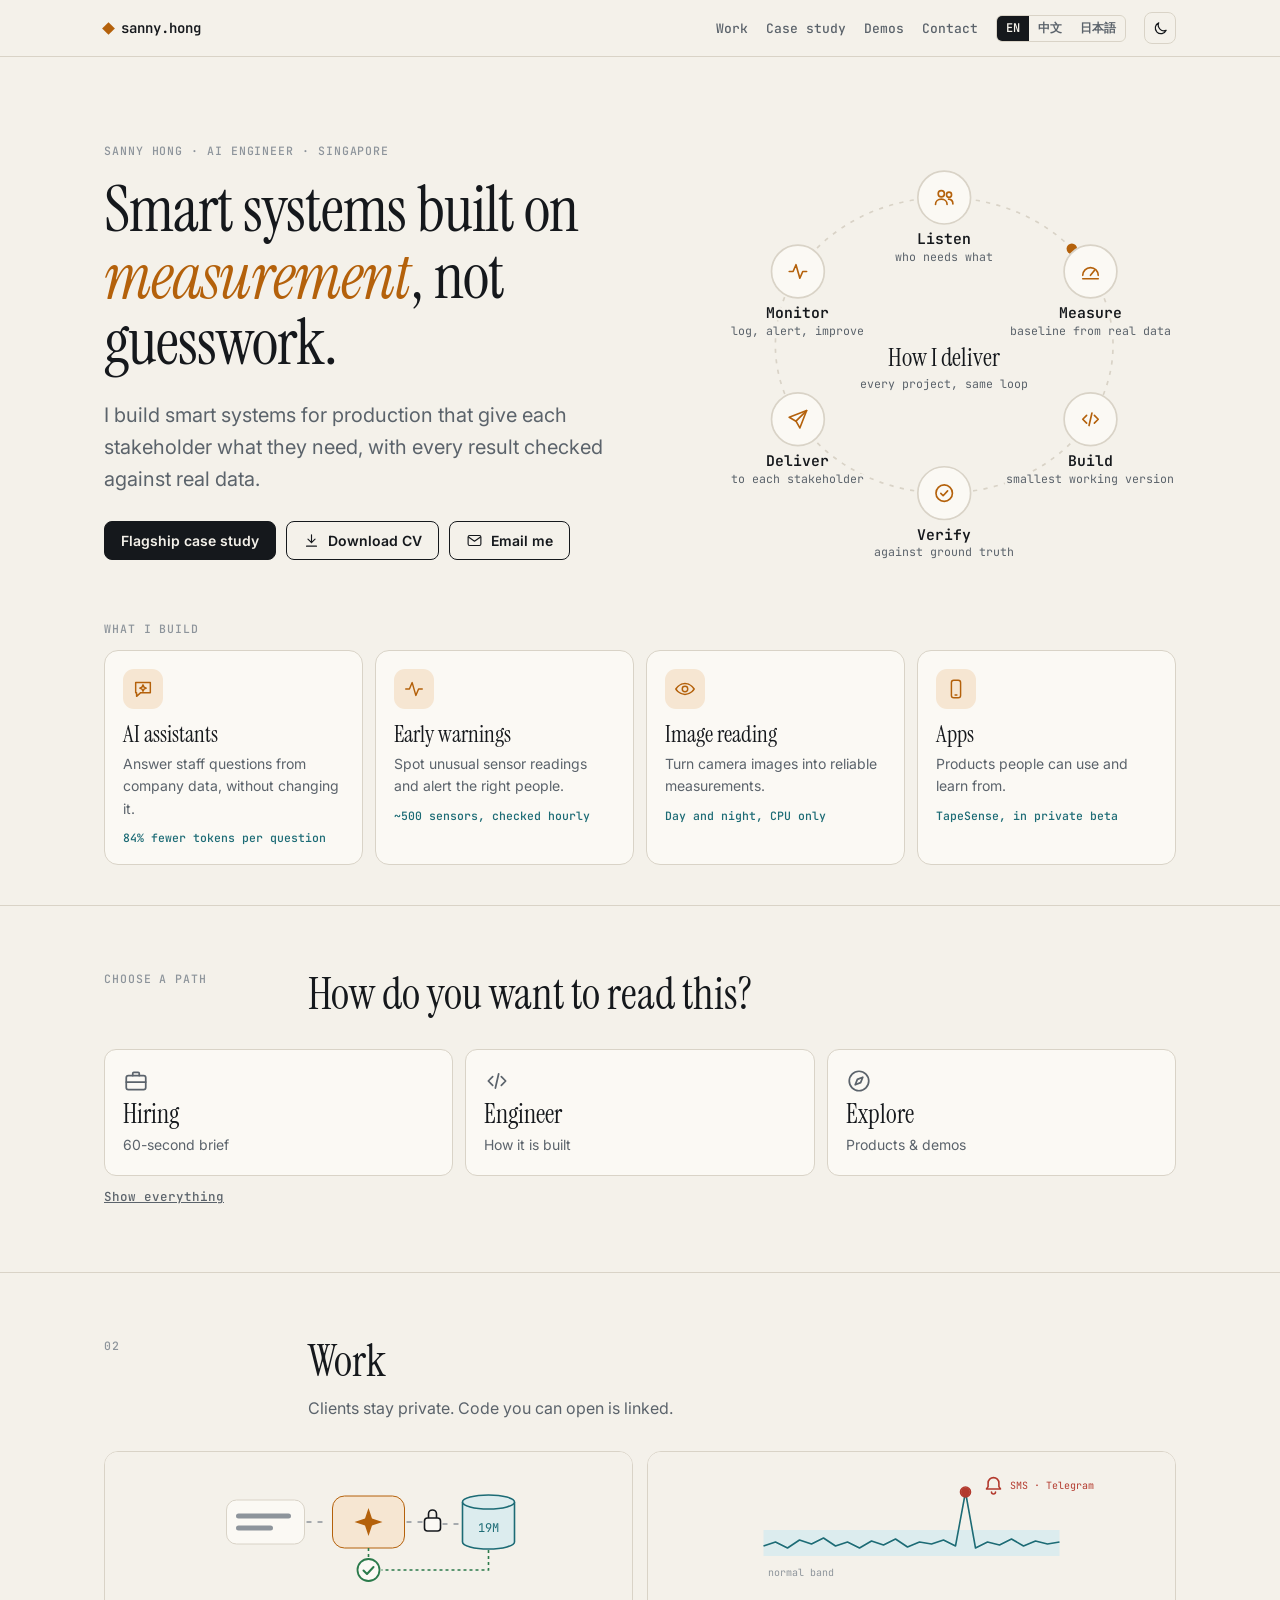
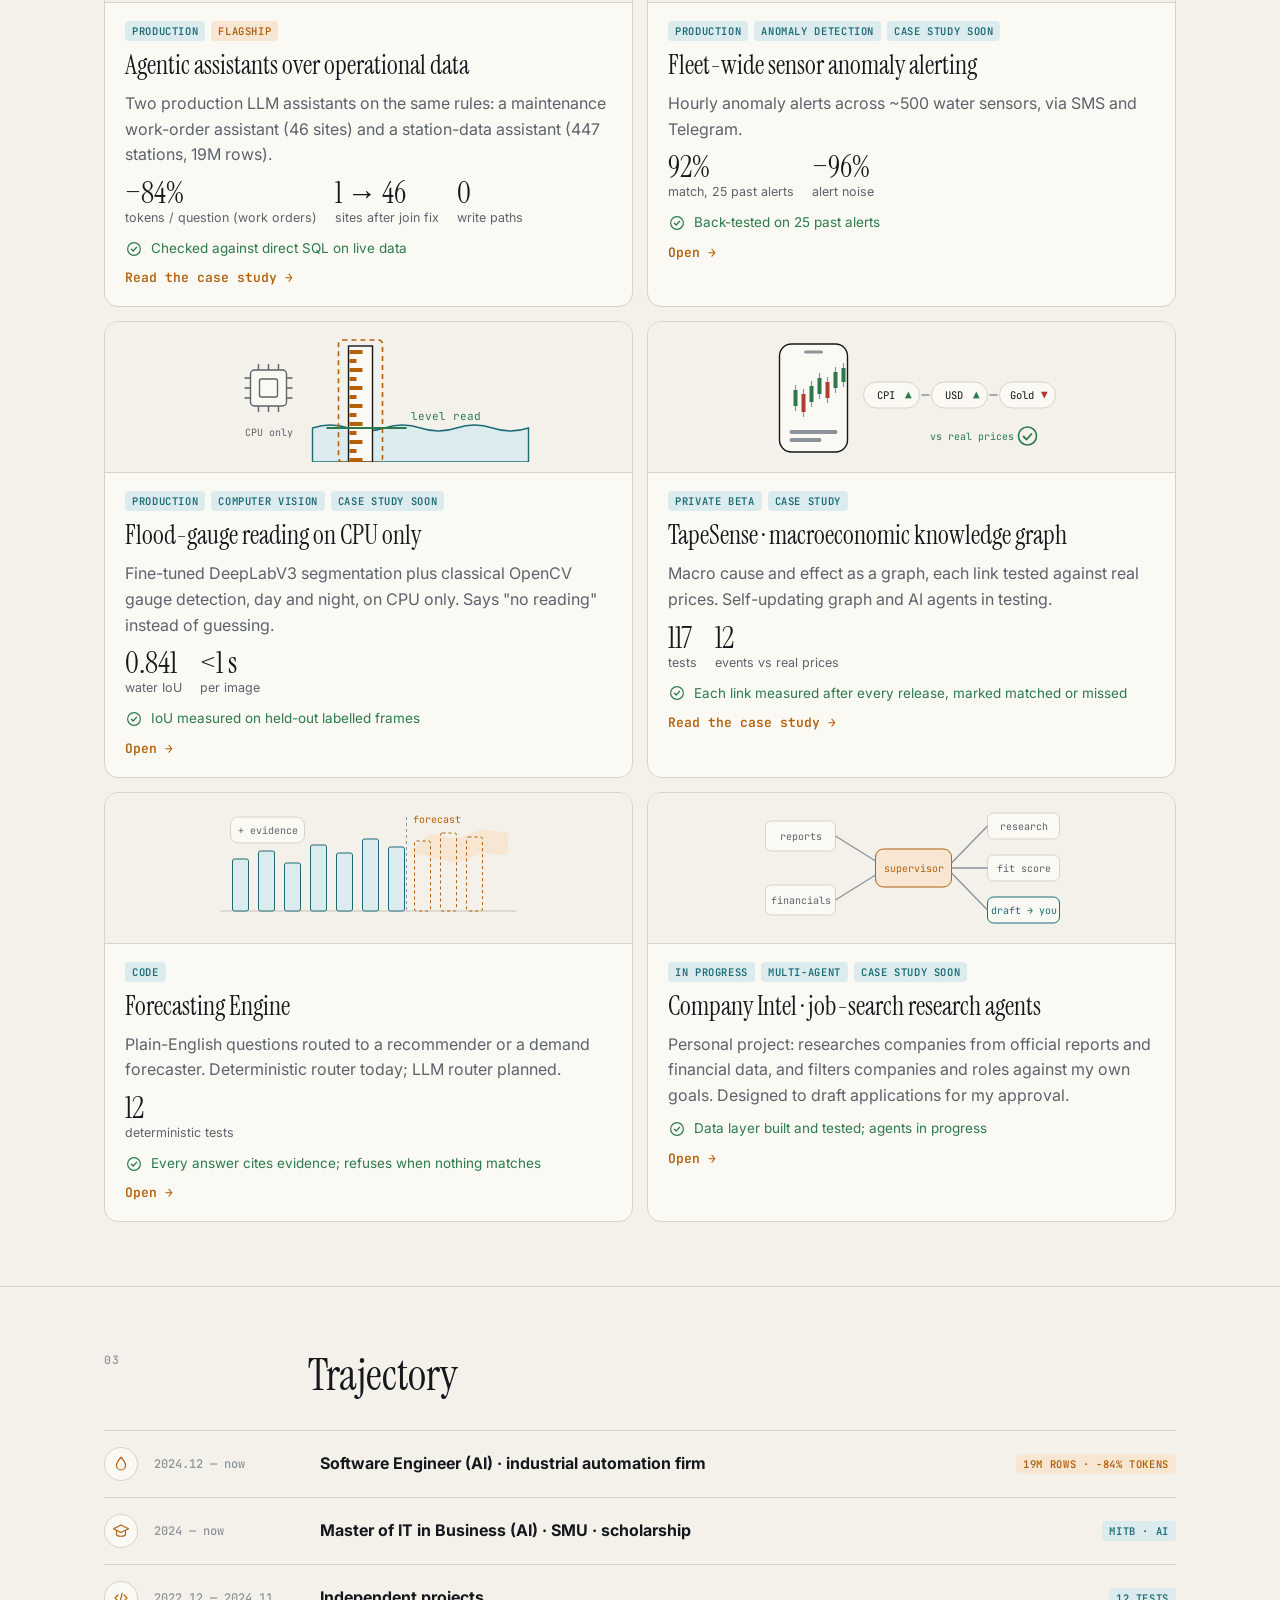
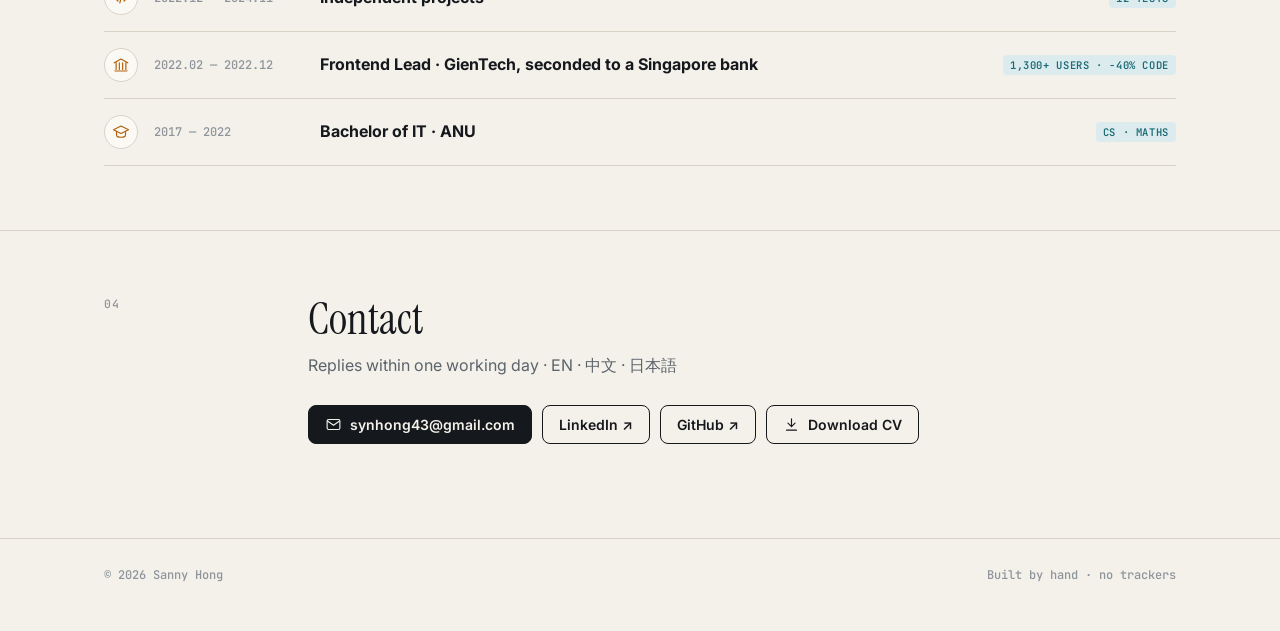
<file: index.html>
<!doctype html>
<html lang="en">
<head>
<meta charset="utf-8">
<meta name="viewport" content="width=device-width, initial-scale=1">
<title>Sanny Hong · AI Engineer, LLM & Agentic Systems</title>
<meta name="description" content="Sanny Hong, AI engineer in Singapore. Smart systems for production that give each stakeholder what they need, with every result checked against real data.">
<meta property="og:title" content="Sanny Hong · Smart systems built on measurement, not guesswork">
<meta property="og:description" content="Production LLM agents and ML systems, proven with ground-truth evaluation, cost caps and measured error.">
<meta property="og:type" content="website">
<script src="assets/theme.js"></script>
<link rel="preconnect" href="https://fonts.googleapis.com">
<link rel="preconnect" href="https://fonts.gstatic.com" crossorigin>
<link href="https://fonts.googleapis.com/css2?family=Instrument+Serif:ital@0;1&family=Inter:wght@400;500;600&family=JetBrains+Mono:wght@500;600&display=swap" rel="stylesheet">
<link rel="stylesheet" href="assets/site.css">
</head>
<body data-base="">

<header class="top">
  <div class="wrap">
    <a class="brand" href="#top"><i></i>sanny.hong</a>
    <nav>
      <a href="#work" data-t="nav.work">Work</a>
      <a href="work/llm-agent.html" data-t="nav.case">Case study</a>
      <a href="demos.html" data-t="nav.demos">Demos</a>
      <a href="#contact" data-t="nav.contact">Contact</a>
    </nav>
    <div class="langs" role="group" aria-label="Language">
      <button type="button" data-lang="en" aria-pressed="true">EN</button>
      <button type="button" data-lang="zh" aria-pressed="false">中文</button>
      <button type="button" data-lang="ja" aria-pressed="false">日本語</button>
    </div>
    <button class="theme" type="button" aria-label="Switch theme"></button>
  </div>
</header>

<main id="top">
  <div class="wrap hero">
    <div class="hero-grid">
      <div>
        <div class="meta" data-t="meta.report">Sanny Hong · AI engineer · Singapore</div>
        <h1 data-th="hero.h1">Smart systems built on <em>measurement</em>, not guesswork.</h1>
        <p class="lede" data-t="hero.lede"></p>
        <div class="cta">
          <a class="btn primary" href="work/llm-agent.html" data-t="cta.case">Flagship case study</a>
          <a class="btn" href="cv.pdf" target="_blank" rel="noopener" data-icon="download"><span data-t="cta.cv">Download CV</span></a>
          <a class="btn" href="mailto:synhong43@gmail.com" data-icon="mail"><span data-t="cta.email">Email me</span></a>
        </div>
      </div>
      <div class="hero-art"></div>
    </div>
    <div class="build">
      <div class="meta" data-t="b.h">What I build</div>
      <div class="build-grid">
        <a href="work/llm-agent.html" data-icon="agent"><b data-t="b1"></b><span data-t="b1.s"></span><em data-t="b1.e"></em></a>
        <a href="#work" data-icon="pulse"><b data-t="b2"></b><span data-t="b2.s"></span><em data-t="b2.e"></em></a>
        <a href="#work" data-icon="eye"><b data-t="b3"></b><span data-t="b3.s"></span><em data-t="b3.e"></em></a>
        <a href="work/tapesense.html" data-icon="phone"><b data-t="b4"></b><span data-t="b4.s"></span><em data-t="b4.e"></em></a>
      </div>
    </div>
  </div>

  <section class="block" id="paths">
    <div class="wrap">
      <div class="sechead">
        <div class="meta" data-t="lens.tag">Choose a path</div>
        <div><h2 data-t="lens.h2">How do you want to read this?</h2></div>
      </div>
      <div class="lenses">
        <button class="lens" type="button" data-lens="hiring" aria-pressed="false"><span class="lens-ic" data-icon="briefcase"></span><b data-t="lens.hiring">Hiring</b><span data-t="lens.hiring.s"></span></button>
        <button class="lens" type="button" data-lens="engineer" aria-pressed="false"><span class="lens-ic" data-icon="code"></span><b data-t="lens.engineer">Engineer</b><span data-t="lens.engineer.s"></span></button>
        <button class="lens" type="button" data-lens="explore" aria-pressed="false"><span class="lens-ic" data-icon="compass"></span><b data-t="lens.explore">Explore</b><span data-t="lens.explore.s"></span></button>
      </div>
      <button class="skip" type="button" data-t="lens.skip">Show everything</button>

      <!-- Hiring: decide in a minute -->
      <div class="path" data-path="hiring">
        <div class="facts">
          <div data-icon="agent"><span class="meta" data-t="f.role"></span><b data-t="f.role.v"></b></div>
          <div data-icon="pin"><span class="meta" data-t="f.based"></span><b data-t="f.based.v"></b></div>
          <div data-icon="globe"><span class="meta" data-t="f.lang"></span><b data-t="f.lang.v"></b></div>
          <div data-icon="target"><span class="meta" data-t="f.want"></span><b data-t="f.want.v"></b></div>
        </div>
        <div class="meta sub" data-t="fit.strong"></div>
        <div class="tiles four">
          <div class="tile" data-icon="agent"><b data-t="fit.s1"></b></div>
          <div class="tile" data-icon="check"><b data-t="fit.s2"></b></div>
          <div class="tile" data-icon="coins"><b data-t="fit.s3"></b></div>
          <div class="tile" data-icon="eye"><b data-t="fit.s4"></b></div>
        </div>
        <div class="growing"><span class="meta" data-t="fit.grow"></span><span class="chip" data-t="fit.g1"></span><span class="chip" data-t="fit.g2"></span><span class="chip" data-t="fit.g3"></span></div>
        <div class="meta sub cards-h" data-t="hire.proof"></div>
        <div class="cards" data-cards="agent,alerts,vision,tapesense"></div>
        <div class="cta"><a class="btn primary" href="cv.pdf" target="_blank" rel="noopener" data-icon="download"><span data-t="cta.cv"></span></a><a class="btn" href="mailto:synhong43@gmail.com" data-icon="mail"><span data-t="cta.email"></span></a></div>
      </div>

      <!-- Engineer: how it is built and checked -->
      <div class="path" data-path="engineer">
        <div class="meta sub" data-t="rules.h"></div>
        <ol class="tiles three rules">
          <li class="tile" data-icon="lock"><b data-t="r1"></b></li>
          <li class="tile" data-icon="check"><b data-t="r2"></b></li>
          <li class="tile" data-icon="coins"><b data-t="r3"></b></li>
          <li class="tile" data-icon="schema"><b data-t="r4"></b></li>
          <li class="tile" data-icon="trace"><b data-t="r5"></b></li>
          <li class="tile" data-icon="scale"><b data-t="r6"></b></li>
        </ol>
        <a class="more" href="work/llm-agent.html#architecture" data-t="rules.more"></a>
      </div>

      <!-- Explore: products, demos, the person -->
      <div class="path" data-path="explore">
        <div class="meta sub" data-t="explore.h"></div>
        <div class="journey">
          <div data-icon="bank"><b data-t="j1"></b><span data-t="j1.v"></span></div>
          <i aria-hidden="true"></i>
          <div data-icon="drop"><b data-t="j2"></b><span data-t="j2.v"></span></div>
          <i aria-hidden="true"></i>
          <div data-icon="phone"><b data-t="j3"></b><span data-t="j3.v"></span></div>
        </div>
        <div class="cards" data-cards="tapesense,intel,forecast,vision"></div>
      </div>
    </div>
  </section>

  <section class="block" id="work">
    <div class="wrap">
      <div class="sechead"><div class="meta">02</div><div><h2 data-t="work.h">Work</h2><p data-t="work.p"></p></div></div>
      <div class="cards" data-cards="agent,alerts,vision,tapesense,intel,forecast"></div>
    </div>
  </section>

  <section class="block" id="trajectory">
    <div class="wrap">
      <div class="sechead"><div class="meta">03</div><div><h2 data-t="tl.h">Trajectory</h2></div></div>
      <div class="tl">
        <div class="row" data-icon="drop"><div class="when">2024.12 — now</div><b data-t="tl.1"></b><span class="badge amber">19M rows · −84% tokens</span></div>
        <div class="row" data-icon="cap"><div class="when">2024 — now</div><b data-t="tl.2"></b><span class="badge">MITB · AI</span></div>
        <div class="row" data-icon="code"><div class="when">2022.12 — 2024.11</div><b data-t="tl.3"></b><span class="badge">12 tests</span></div>
        <div class="row" data-icon="bank"><div class="when">2022.02 — 2022.12</div><b data-t="tl.4"></b><span class="badge">1,300+ users · −40% code</span></div>
        <div class="row" data-icon="cap"><div class="when">2017 — 2022</div><b data-t="tl.5"></b><span class="badge">CS · Maths</span></div>
      </div>
    </div>
  </section>

  <section class="block" id="contact">
    <div class="wrap">
      <div class="sechead"><div class="meta">04</div><div><h2 data-t="contact.h">Contact</h2><p data-t="contact.p"></p>
        <div class="cta">
          <a class="btn primary" href="mailto:synhong43@gmail.com" data-icon="mail">synhong43@gmail.com</a>
          <a class="btn" href="https://www.linkedin.com/in/sanny-hong-020781187" target="_blank" rel="noopener">LinkedIn ↗</a>
          <a class="btn" href="https://github.com/HSanny" target="_blank" rel="noopener">GitHub ↗</a>
          <a class="btn" href="cv.pdf" target="_blank" rel="noopener" data-icon="download"><span data-t="cta.cv"></span></a>
        </div></div></div>
    </div>
  </section>
</main>

<footer><div class="wrap"><span data-t="foot.l">© 2026 Sanny Hong</span><span data-t="foot.r"></span></div></footer>
<script src="assets/art.js"></script>
<script src="assets/i18n.js"></script>
<script src="assets/site.js"></script>
</body>
</html>
</file>
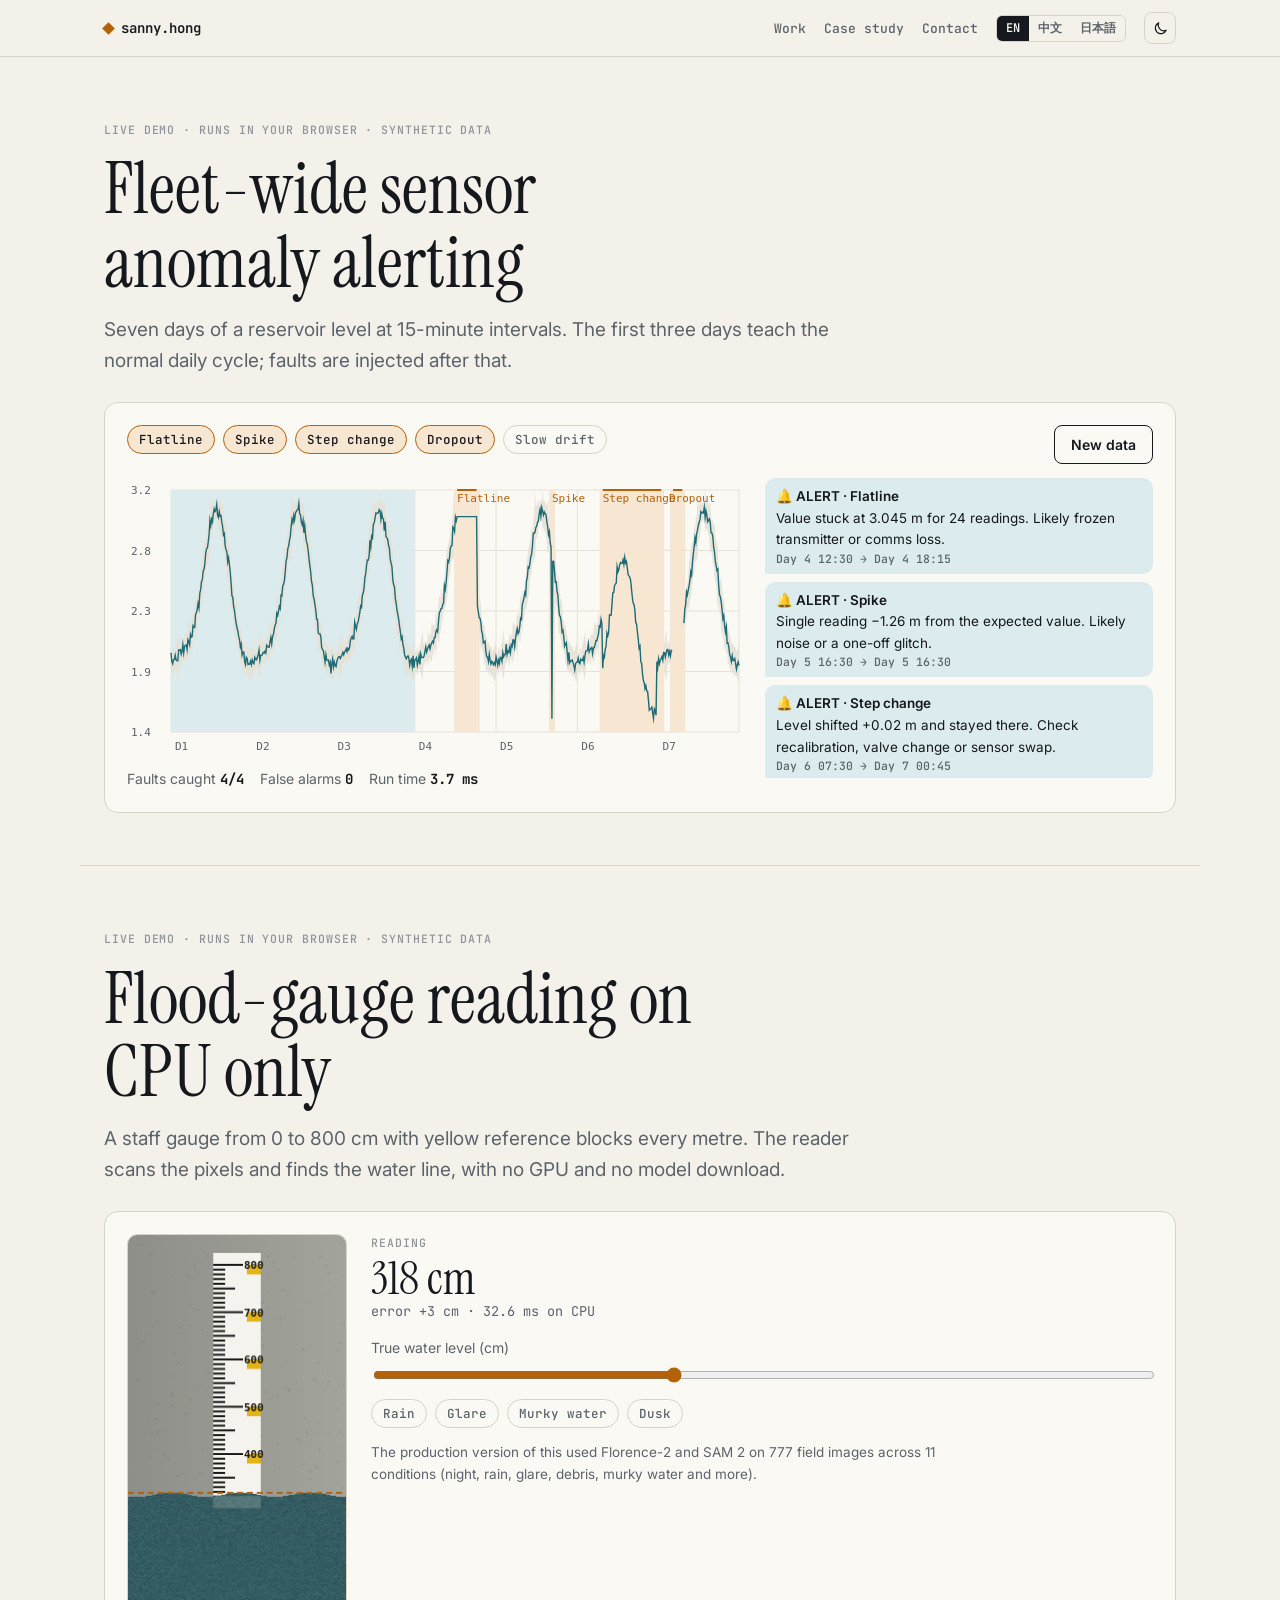
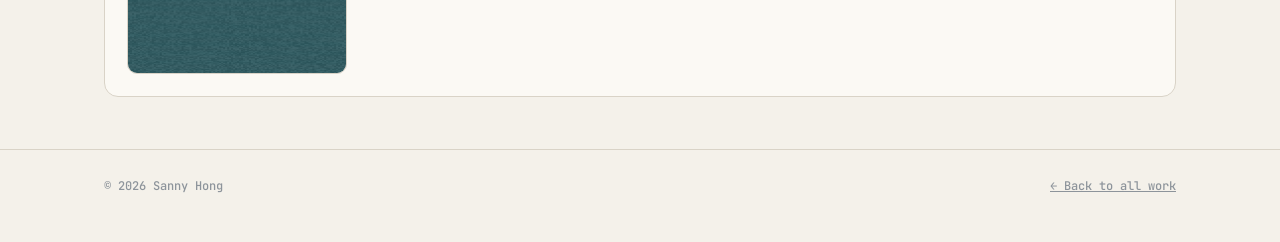
<file: demos.html>
<!doctype html>
<html lang="en">
<head>
<meta charset="utf-8">
<meta name="viewport" content="width=device-width, initial-scale=1">
<title>Live demos · Sanny Hong</title>
<meta name="description" content="Two small demos that run in your browser: a sensor fault detector and a flood-gauge reader, both on CPU with synthetic data.">
<script src="assets/theme.js"></script>
<link rel="preconnect" href="https://fonts.googleapis.com">
<link rel="preconnect" href="https://fonts.gstatic.com" crossorigin>
<link href="https://fonts.googleapis.com/css2?family=Instrument+Serif:ital@0;1&family=Inter:wght@400;500;600&family=JetBrains+Mono:wght@500;600&display=swap" rel="stylesheet">
<link rel="stylesheet" href="assets/site.css">
</head>
<body data-base="">

<header class="top">
  <div class="wrap">
    <a class="brand" href="index.html"><i></i>sanny.hong</a>
    <nav>
      <a href="index.html#work" data-t="nav.work">Work</a>
      <a href="work/llm-agent.html" data-t="nav.case">Case study</a>
      <a href="index.html#contact" data-t="nav.contact">Contact</a>
    </nav>
    <div class="langs" role="group" aria-label="Language">
      <button type="button" data-lang="en" aria-pressed="true">EN</button>
      <button type="button" data-lang="zh" aria-pressed="false">中文</button>
      <button type="button" data-lang="ja" aria-pressed="false">日本語</button>
    </div>
    <button class="theme" type="button" aria-label="Switch theme"></button>
  </div>
</header>

<main>
  <section class="wrap case-hero project" id="alerts">
    <div class="meta" data-t="demo.tag"></div>
    <h1 data-t="d1.h">Fleet-wide sensor anomaly alerting</h1>
    <p class="lede" data-t="d1.sub"></p>
    <div class="demo" aria-label="Sensor fault detector demo">
      <div class="dtop">
        <div class="controls" id="d1faults" role="group" aria-label="Faults to inject"></div>
        <button type="button" class="btn" id="d1new" data-t="d1.new">New data</button>
      </div>
      <div class="demo-grid">
        <div>
          <div class="chartbox"><canvas id="d1c" width="900" height="280" aria-label="Sensor chart with detected faults"></canvas></div>
          <div class="score" id="d1score" aria-live="polite"></div>
        </div>
        <div class="log" id="d1log" aria-live="polite"></div>
      </div>
    </div>
  </section>

  <section class="wrap case-hero project" id="vision">
    <div class="meta" data-t="demo.tag"></div>
    <h1 data-t="d2.h">Flood-gauge reading on CPU only</h1>
    <p class="lede" data-t="d2.sub"></p>
    <div class="demo" aria-label="Flood gauge reader demo">
      <div class="gauge-wrap">
        <canvas id="d2c" width="220" height="440" aria-label="Rendered flood gauge with detected water line"></canvas>
        <div class="readout">
          <div><div class="meta" data-t="d2.est">Reading</div><div class="big" id="d2est">—</div><div class="note mono" id="d2err"></div></div>
          <label><span data-t="d2.level">True water level (cm)</span><input type="range" id="d2lvl" min="40" max="760" value="315" step="1"></label>
          <div class="controls" id="d2cond" role="group" aria-label="Conditions"></div>
          <p class="note" data-t="d2.real"></p>
        </div>
      </div>
    </div>
  </section>
</main>

<footer><div class="wrap"><span data-t="foot.l">© 2026 Sanny Hong</span><a href="index.html" data-t="d.back">← Back to all work</a></div></footer>

<script src="assets/i18n.js"></script>
<script>
/* Two in-browser demos (synthetic data, CPU only). Same detector and gauge code as before, restyled for this site. */
const D = {
en:{
 "demo.tag":"Live demo · runs in your browser · synthetic data","demo.h2":"Break the data and watch it get caught.",
 "demo.lede":"Both demos run entirely in this page, on your device's CPU, with synthetic data. They are small versions of techniques from my production systems.",
 "d1.h":"Fleet-wide sensor anomaly alerting","d1.sub":"Seven days of a reservoir level at 15-minute intervals. The first three days teach the normal daily cycle; faults are injected after that.","d1.new":"New data",
 "f.flat":"Flatline","f.spike":"Spike","f.step":"Step change","f.drop":"Dropout","f.drift":"Slow drift",
 "d1.caught":"Faults caught","d1.false":"False alarms","d1.time":"Run time","d1.none":"No faults injected. Pick one above.",
 "d1.alert":"ALERT","d1.day":"Day",
 "a.flat":"Value stuck at {v} m for {n} readings. Likely frozen transmitter or comms loss.",
 "a.spike":"Single reading {d} from the expected value. Likely noise or a one-off glitch.",
 "a.step":"Level shifted {d} and stayed there. Check recalibration, valve change or sensor swap.",
 "a.drop":"{n} readings missing. Check data link or logger.",
 "a.drift":"Gradual departure from the daily pattern, now {d}. Check fouling or calibration drift.",
 "d2.h":"Flood-gauge reading on CPU only","d2.sub":"A staff gauge from 0 to 800 cm with yellow reference blocks every metre. The reader scans the pixels and finds the water line, with no GPU and no model download.",
 "d2.est":"Reading","d2.level":"True water level (cm)","d2.err":"error {e} cm · {t} ms on CPU",
 "c.rain":"Rain","c.glare":"Glare","c.murky":"Murky water","c.dusk":"Dusk",
 "d2.real":"The production version of this used Florence-2 and SAM 2 on 777 field images across 11 conditions (night, rain, glare, debris, murky water and more).",
 "d.back":"← Back to all work"
},
zh:{
 "demo.tag":"在线演示 · 在你的浏览器里运行 · 模拟数据","demo.h2":"动手把数据弄坏，看它怎么被抓出来。",
 "demo.lede":"两个演示都完全在本页面运行，用的是你设备的 CPU 和模拟数据。它们是我生产系统里所用方法的简化版。",
 "d1.h":"全网传感器异常告警","d1.sub":"一个水库水位 7 天的数据，每 15 分钟一个点。前 3 天用来学习正常的日变化规律，之后注入故障。","d1.new":"换一组数据",
 "f.flat":"数值冻结","f.spike":"尖峰","f.step":"阶跃","f.drop":"数据缺失","f.drift":"缓慢漂移",
 "d1.caught":"抓到的故障","d1.false":"误报","d1.time":"运行耗时","d1.none":"还没有注入故障，在上面选一个。",
 "d1.alert":"告警","d1.day":"第",
 "a.flat":"数值停在 {v} 米，持续 {n} 个读数。可能是变送器卡死或通讯中断。",
 "a.spike":"单个读数偏离预期 {d}。可能是噪声或偶发干扰。",
 "a.step":"水位突然偏移 {d} 并保持不变。请检查是否重新校准、阀门动作或更换了传感器。",
 "a.drop":"缺失 {n} 个读数。请检查数据链路或采集器。",
 "a.drift":"逐渐偏离日常规律，目前偏差 {d}。请检查结垢或校准漂移。",
 "d2.h":"纯 CPU 水尺读数","d2.sub":"一根 0–800 厘米的水尺，每米有黄色参考色块。程序逐像素扫描并找到水面线，不用 GPU，也不用下载模型。",
 "d2.est":"读数","d2.level":"实际水位（厘米）","d2.err":"误差 {e} 厘米 · CPU 耗时 {t} 毫秒",
 "c.rain":"下雨","c.glare":"反光","c.murky":"浑浊","c.dusk":"傍晚",
 "d2.real":"正式版本使用 Florence-2 和 SAM 2，在 777 张现场图片、11 种条件（夜间、雨天、反光、杂物、浑水等）上验证。",
 "d.back":"← 返回全部项目"
},
ja:{
 "demo.tag":"ライブデモ · ブラウザで動作 · 合成データ","demo.h2":"データを壊して、検知される様子を見てください。",
 "demo.lede":"どちらのデモも、このページ内でお使いの端末の CPU と合成データだけで動きます。本番システムで使っている手法の簡易版です。",
 "d1.h":"センサー全体の異常アラート","d1.sub":"貯水池の水位 7 日分（15 分間隔）。最初の 3 日で通常の日内パターンを学習し、その後に故障を注入します。","d1.new":"データを再生成",
 "f.flat":"値の固着","f.spike":"スパイク","f.step":"段差","f.drop":"欠測","f.drift":"緩やかなドリフト",
 "d1.caught":"検知した故障","d1.false":"誤報","d1.time":"処理時間","d1.none":"故障が注入されていません。上から選んでください。",
 "d1.alert":"アラート","d1.day":"",
 "a.flat":"値が {v} m のまま {n} 回連続。伝送器の固着か通信断の可能性。",
 "a.spike":"1 点だけ想定値から {d} 外れています。ノイズまたは一時的な異常の可能性。",
 "a.step":"水位が {d} ずれたまま戻りません。再校正、バルブ操作、センサー交換を確認してください。",
 "a.drop":"{n} 件の欠測。通信回線またはロガーを確認してください。",
 "a.drift":"日内パターンから徐々に外れ、現在 {d}。汚れや校正ずれを確認してください。",
 "d2.h":"CPU のみの量水標読み取り","d2.sub":"0〜800 cm の量水標（1 m ごとに黄色の目印）。画素を走査して水面を検出します。GPU もモデルのダウンロードも不要です。",
 "d2.est":"読み取り値","d2.level":"実際の水位（cm）","d2.err":"誤差 {e} cm · CPU で {t} ms",
 "c.rain":"雨","c.glare":"反射","c.murky":"濁り","c.dusk":"夕方",
 "d2.real":"本番版では Florence-2 と SAM 2 を使い、現場画像 777 枚・11 条件（夜間、雨、反射、漂流物、濁水など）で検証しました。",
 "d.back":"← すべての実績へ戻る"
}
};
let LANG = "en";
try { const s = localStorage.getItem("lang"); if (D[s]) LANG = s; else { const n = (navigator.language || "").toLowerCase(); if (n.startsWith("zh")) LANG = "zh"; else if (n.startsWith("ja")) LANG = "ja"; } } catch (e) {}
const asked = new URL(location.href).searchParams.get("lang"); if (D[asked]) LANG = asked;
const t = (k, vars) => { let s = D[LANG][k] ?? window.I18N[LANG][k] ?? D.en[k] ?? window.I18N.en[k] ?? k; if (vars) for (const v in vars) s = s.replaceAll("{" + v + "}", vars[v]); return s; };
const $ = (s) => document.querySelector(s);
const esc = (s) => String(s).replace(/[&<>"]/g, (c) => ({ "&": "&amp;", "<": "&lt;", ">": "&gt;", '"': "&quot;" })[c]);

/* ---------- shared helpers ---------- */
function rng(seed){ return function(){ seed|=0; seed=seed+0x6D2B79F5|0; let t=Math.imul(seed^seed>>>15,1|seed); t=t+Math.imul(t^t>>>7,61|t)^t; return ((t^t>>>14)>>>0)/4294967296; }; }
function gauss(r){ let u=0,v=0; while(!u)u=r(); while(!v)v=r(); return Math.sqrt(-2*Math.log(u))*Math.cos(2*Math.PI*v); }
const css=n=>getComputedStyle(document.documentElement).getPropertyValue(n).trim();
function fitCanvas(c){ const r=c.getBoundingClientRect(); const d=Math.min(window.devicePixelRatio||1,2); const w=Math.max(10,Math.round(r.width*d)), h=Math.max(10,Math.round(r.height*d)); if(c.width!==w||c.height!==h){ c.width=w; c.height=h; } return {ctx:c.getContext("2d"),w,h,d}; }

/* ---------- demo 1: sensor fault detector ---------- */
const PER_DAY=96, DAYS=7, N=PER_DAY*DAYS, TRAIN=PER_DAY*3;
const FAULTS=["flat","spike","step","drop","drift"];
let faultOn={flat:true,spike:true,step:true,drop:true,drift:false}, seed=7, series=null, injected=[], events=[], lastMs=0;
function renderFaultToggles(){
  $("#d1faults").innerHTML=FAULTS.map(f=>`<button type="button" class="toggle" data-f="${f}" aria-pressed="${faultOn[f]}">${esc(t("f."+f))}</button>`).join("");
  document.querySelectorAll("#d1faults .toggle").forEach(b=>b.addEventListener("click",()=>{ faultOn[b.dataset.f]=!faultOn[b.dataset.f]; b.setAttribute("aria-pressed",String(faultOn[b.dataset.f])); build(); runDetector(); }));
}
function base(i){ const ph=(i%PER_DAY)/PER_DAY; return 2.4+0.55*Math.sin(2*Math.PI*(ph-0.3))+0.14*Math.sin(4*Math.PI*ph+0.6); }
function build(){
  const r=rng(seed); const x=new Array(N); for(let i=0;i<N;i++) x[i]=base(i)+0.025*gauss(r);
  injected=[];
  // fixed, non-overlapping slots after training window, jittered by seed
  const slots={flat:[TRAIN+40,24],spike:[TRAIN+150,1],step:[TRAIN+215,64],drop:[TRAIN+300,12],drift:[TRAIN+330,96]};
  for(const f of FAULTS){ if(!faultOn[f]) continue; let [s,len]=slots[f]; s+=Math.floor(r()*14);
    if(f==="flat"){ const v=x[s]; for(let i=s;i<s+len;i++) x[i]=v; }
    if(f==="spike"){ x[s]+= (r()<.5?-1:1)*(0.9+r()*0.4); }
    if(f==="step"){ const d=(r()<.5?-1:1)*(0.32+r()*0.15); for(let i=s;i<s+len;i++) x[i]+=d; }
    if(f==="drop"){ for(let i=s;i<s+len;i++) x[i]=NaN; }
    if(f==="drift"){ const d=(r()<.5?-1:1)*0.55; for(let i=s;i<s+len;i++) x[i]+=d*(i-s)/len; }
    injected.push({type:f,s,e:s+len-1});
  }
  series=x;
}
function median(a){ const b=a.slice().sort((p,q)=>p-q); const m=b.length>>1; return b.length%2?b[m]:(b[m-1]+b[m])/2; }
function runDetector(){
  if(!series) build();
  const t0=performance.now(); const x=series;
  // baseline per 15-min slot from training days (median / MAD)
  const exp=new Array(PER_DAY), sc=new Array(PER_DAY);
  for(let s=0;s<PER_DAY;s++){ const v=[]; for(let d=0;d<3;d++){ for(let k=-1;k<=1;k++){ const i=d*PER_DAY+((s+k+PER_DAY)%PER_DAY); v.push(x[i]); } } const m=median(v); exp[s]=m; sc[s]=1.4826*median(v.map(q=>Math.abs(q-m)))+0.01; }
  const E=i=>exp[i%PER_DAY], S=i=>sc[i%PER_DAY];
  const z=x.map((v,i)=>isNaN(v)?NaN:(v-E(i))/S(i));
  const ev=[]; const used=new Uint8Array(N);
  const add=(type,s,e,info)=>{ for(let i=s;i<=e;i++) used[i]=1; ev.push({type,s,e,...info}); };
  // dropout
  for(let i=TRAIN;i<N;i++){ if(isNaN(x[i])){ let j=i; while(j+1<N&&isNaN(x[j+1])) j++; if(j-i+1>=2) add("drop",i,j,{n:j-i+1}); i=j; } }
  // flatline: >=8 consecutive identical readings
  for(let i=TRAIN;i<N;i++){ if(used[i]||isNaN(x[i])) continue; let j=i; while(j+1<N&&!isNaN(x[j+1])&&Math.abs(x[j+1]-x[i])<1e-9) j++; if(j-i+1>=8){ add("flat",i,j,{n:j-i+1,v:x[i]}); i=j; } }
  // spike: isolated |z|>7
  for(let i=TRAIN+1;i<N-1;i++){ if(used[i]||isNaN(z[i])) continue; if(Math.abs(z[i])>7&&Math.abs(z[i-1]||0)<4&&Math.abs(z[i+1]||0)<4) add("spike",i,i,{d:x[i]-E(i)}); }
  // sustained deviation via EWMA on z (ignoring used points); classify step vs drift by onset sharpness
  let ew=0, run=0, start=-1; const lam=0.15;
  for(let i=TRAIN;i<N;i++){
    if(used[i]||isNaN(z[i])){ continue; }
    ew=lam*z[i]+(1-lam)*ew;
    if(Math.abs(ew)>3.2){ if(run===0) start=i; run++; } else { if(run>=10) closeDev(start,i-1); run=0; }
  }
  if(run>=10) closeDev(start,N-1);
  function closeDev(s,e){
    // walk back to onset where |z| first exceeded 2
    let on=s; while(on>TRAIN&&!used[on-1]&&Math.abs(z[on-1])>2) on--;
    const pre=[],post=[]; for(let k=on-8;k<on;k++) if(k>=0&&!isNaN(z[k])) pre.push(z[k]); for(let k=on;k<on+8&&k<=e;k++) if(!isNaN(z[k])) post.push(z[k]);
    const jump=Math.abs(median(post)-(pre.length?median(pre):0));
    const d=x[e]-E(e);
    add(jump>4.5?"step":"drift",on,e,{d});
  }
  ev.sort((a,b)=>a.s-b.s); events=ev; lastMs=performance.now()-t0;
  drawD1(exp,sc); logD1();
}
function fmtTime(i){ const d=Math.floor(i/PER_DAY)+1, m=(i%PER_DAY)*15; const hh=String(Math.floor(m/60)).padStart(2,"0"), mm=String(m%60).padStart(2,"0"); return (LANG==="en"?"Day "+d:LANG==="zh"?"第 "+d+" 天":d+" 日目")+" "+hh+":"+mm; }
function logD1(){
  const caught=injected.filter(f=>events.some(e=>e.e>=f.s-2&&e.s<=f.e+2)).length;
  const falses=events.filter(e=>!injected.some(f=>e.e>=f.s-2&&e.s<=f.e+2)).length;
  $("#d1score").innerHTML=injected.length?`<span>${esc(t("d1.caught"))} <b>${caught}/${injected.length}</b></span><span>${esc(t("d1.false"))} <b>${falses}</b></span><span>${esc(t("d1.time"))} <b>${lastMs.toFixed(1)} ms</b></span>`:`<span>${esc(t("d1.none"))}</span>`;
  const sgn=v=>(v>0?"+":"−")+Math.abs(v).toFixed(2)+" m";
  $("#d1log").innerHTML=events.map(e=>{ const body=e.type==="flat"?t("a.flat",{v:e.v.toFixed(3),n:e.n}):e.type==="drop"?t("a.drop",{n:e.n}):e.type==="spike"?t("a.spike",{d:sgn(e.d)}):e.type==="step"?t("a.step",{d:sgn(e.d)}):t("a.drift",{d:sgn(e.d)});
    return `<div class="msg"><div class="h">🔔 ${esc(t("d1.alert"))} · ${esc(t("f."+e.type))}</div><div>${esc(body)}</div><div class="s">${esc(fmtTime(e.s))} → ${esc(fmtTime(e.e))}</div></div>`; }).join("")||`<div class="note">—</div>`;
}
function drawD1(exp,sc){
  const c=$("#d1c"); const {ctx,w,h,d}=fitCanvas(c); const L=44*d,R=10*d,T=12*d,B=26*d;
  ctx.clearRect(0,0,w,h);
  const vals=series.filter(v=>!isNaN(v)); const lo=Math.min(...vals)-0.1, hi=Math.max(...vals)+0.1;
  const X=i=>L+(w-L-R)*i/(N-1), Y=v=>T+(h-T-B)*(1-(v-lo)/(hi-lo));
  ctx.font=`${11*d}px IBM Plex Mono, monospace`; ctx.fillStyle=css("--muted"); ctx.strokeStyle=css("--grid"); ctx.lineWidth=1*d;
  for(let k=0;k<=4;k++){ const v=lo+(hi-lo)*k/4; const y=Y(v); ctx.beginPath(); ctx.moveTo(L,y); ctx.lineTo(w-R,y); ctx.stroke(); ctx.fillText(v.toFixed(1),4*d,y+4*d); }
  for(let dd=0;dd<=DAYS;dd++){ const x=X(Math.min(N-1,dd*PER_DAY)); ctx.beginPath(); ctx.moveTo(x,T); ctx.lineTo(x,h-B); ctx.stroke(); if(dd<DAYS) ctx.fillText((LANG==="en"?"D":"")+(dd+1)+(LANG==="zh"?"天":LANG==="ja"?"日":""),x+4*d,h-8*d); }
  // training shade
  ctx.fillStyle=css("--water-soft"); ctx.fillRect(L,T,X(TRAIN)-L,h-T-B);
  // expected band
  ctx.fillStyle=css("--grid"); ctx.beginPath(); for(let i=0;i<N;i++){ const s=i%PER_DAY; ctx.lineTo(X(i),Y(exp[s]+3*sc[s])); } for(let i=N-1;i>=0;i--){ const s=i%PER_DAY; ctx.lineTo(X(i),Y(exp[s]-3*sc[s])); } ctx.closePath(); ctx.globalAlpha=.9; ctx.fill(); ctx.globalAlpha=1;
  // events
  for(const e of events){ ctx.fillStyle=css("--signal-soft"); ctx.fillRect(X(e.s)-3*d,T,Math.max(6*d,X(e.e)-X(e.s)+6*d),h-T-B); }
  // line
  ctx.strokeStyle=css("--water"); ctx.lineWidth=1.4*d; ctx.beginPath(); let pen=false; for(let i=0;i<N;i++){ const v=series[i]; if(isNaN(v)){ pen=false; continue; } const x=X(i),y=Y(v); if(!pen){ctx.moveTo(x,y);pen=true;} else ctx.lineTo(x,y); } ctx.stroke();
  // event markers
  ctx.fillStyle=css("--signal"); ctx.strokeStyle=css("--signal"); ctx.lineWidth=2*d;
  for(const e of events){ ctx.beginPath(); ctx.moveTo(X(e.s),T); ctx.lineTo(X(e.e)+0.01,T); ctx.stroke(); ctx.fillText(t("f."+e.type),Math.min(X(e.s),w-R-70*d),T+12*d); }
}
$("#d1new").addEventListener("click",()=>{ seed=Math.floor(Math.random()*1e9); build(); runDetector(); });

/* ---------- demo 2: flood gauge reader ---------- */
let cond={rain:false,glare:false,murky:false,dusk:false}, gSeed=3;
function renderCond(){
  $("#d2cond").innerHTML=Object.keys(cond).map(k=>`<button type="button" class="toggle" data-c="${k}" aria-pressed="${cond[k]}">${esc(t("c."+k))}</button>`).join("");
  document.querySelectorAll("#d2cond .toggle").forEach(b=>b.addEventListener("click",()=>{ cond[b.dataset.c]=!cond[b.dataset.c]; b.setAttribute("aria-pressed",String(cond[b.dataset.c])); readGauge(); }));
}
const GW=220, GH=440, TOP=30, BOT=410, GX0=86, GX1=134;   // gauge geometry in scene pixels
function cmToY(cm){ return BOT-(BOT-TOP)*cm/800; }
function renderScene(level){
  const off=document.createElement("canvas"); off.width=GW; off.height=GH; const g=off.getContext("2d"); const r=rng(gSeed+Math.round(level));
  // wall
  const wall=g.createLinearGradient(0,0,GW,0); wall.addColorStop(0,"#8d8f88"); wall.addColorStop(1,"#a3a59d"); g.fillStyle=wall; g.fillRect(0,0,GW,GH);
  for(let i=0;i<400;i++){ g.fillStyle=`rgba(60,60,55,${r()*0.15})`; g.fillRect(r()*GW,r()*GH,2,2); }
  // gauge plate
  g.fillStyle="#f4f3ee"; g.fillRect(GX0,TOP-12,GX1-GX0,BOT-TOP+24);
  for(let cm=0;cm<=800;cm+=10){ const y=cmToY(cm); const big=cm%100===0, mid=cm%50===0; g.fillStyle="#1a1a1a"; g.fillRect(GX0,y-1,big?30:mid?22:12,2); }
  for(let m=0;m<8;m++){ const y0=cmToY(m*100+100), y1=cmToY(m*100+80); g.fillStyle="#e2b417"; g.fillRect(GX1-14,y0,14,y1-y0); }
  g.fillStyle="#1a1a1a"; g.font="bold 11px IBM Plex Mono, monospace"; for(let m=1;m<=8;m++){ g.fillText(String(m*100),GX0+31,cmToY(m*100)+4); }
  // water
  const wy=cmToY(level);
  const wc=cond.murky?[128,112,82]:[52,92,98];
  for(let y=Math.floor(wy-3);y<GH;y++){ const wave=Math.sin(y*0.7)*1.5; for(let x=0;x<GW;x+=2){ const surf=wy+Math.sin(x*0.09+level)*2.2; if(y<surf) continue; const n=(r()-.5)*18; g.fillStyle=`rgb(${wc[0]+n+wave},${wc[1]+n},${wc[2]+n})`; g.fillRect(x,y,2,1); } }
  // reflection of gauge just below surface
  g.fillStyle="rgba(240,240,230,0.18)"; g.fillRect(GX0,wy+2,GX1-GX0,12);
  if(cond.glare){ const gr=g.createRadialGradient(GX0+30,wy+16,2,GX0+30,wy+16,46); gr.addColorStop(0,"rgba(255,255,250,0.75)"); gr.addColorStop(1,"rgba(255,255,250,0)"); g.fillStyle=gr; g.fillRect(0,wy-30,GW,90); }
  if(cond.rain){ g.strokeStyle="rgba(230,235,240,0.45)"; g.lineWidth=1; for(let i=0;i<140;i++){ const x=r()*GW, y=r()*GH; g.beginPath(); g.moveTo(x,y); g.lineTo(x-3,y+14); g.stroke(); } }
  if(cond.dusk){ g.fillStyle="rgba(20,25,45,0.45)"; g.fillRect(0,0,GW,GH); }
  return off;
}
function readGauge(){
  const level=+$("#d2lvl").value; const scene=renderScene(level);
  const t0=performance.now();
  const g=scene.getContext("2d"); const img=g.getImageData(GX0+4,0,GX1-GX0-20,GH).data; const W=GX1-GX0-20;
  // reference: gauge plate brightness measured on the top calibration band (always dry)
  const rowStats=y=>{ let sb=0,sr=0,sg=0,sbl=0,cnt=0; for(let x=0;x<W;x++){ const k=(y*W+x)*4; const R=img[k],G=img[k+1],Bc=img[k+2]; const br=(R+G+Bc)/3; if(br<70) continue; sb+=br; sr+=R; sg+=G; sbl+=Bc; cnt++; } return cnt?{br:sb/cnt,R:sr/cnt,G:sg/cnt,B:sbl/cnt,cnt}:{br:0,R:0,G:0,B:0,cnt:0}; };
  let ref=0,rn=0; for(let y=TOP-8;y<TOP+30;y++){ const s=rowStats(y); if(s.cnt){ ref+=s.br; rn++; } } ref/=rn||1;
  // a row is "plate" when it is bright relative to the reference and low in saturation
  const isPlate=y=>{ const s=rowStats(y); if(!s.cnt) return false; const mx=Math.max(s.R,s.G,s.B), mn=Math.min(s.R,s.G,s.B); const sat=(mx-mn)/(mx||1); return s.br>ref*0.78 && sat<0.22 && s.cnt>W*0.35; };
  // scan downward; the water line is the first row after which 10 of the next 12 rows are not plate
  let plateY=BOT;
  for(let y=TOP;y<BOT;y++){ if(isPlate(y)) continue; let not=0; for(let k=0;k<12;k++) if(!isPlate(y+k)) not++; if(not>=10){ plateY=y; break; } }
  // second cue: the water surface also crosses the concrete wall beside the gauge; water is far more saturated than wet concrete
  const WX0=GX1+34, WW=GW-WX0-4; const wimg=g.getImageData(WX0,0,WW,GH).data;
  const wallSat=y=>{ let s=0; for(let x=0;x<WW;x++){ const k=(y*WW+x)*4; const R=wimg[k],G=wimg[k+1],Bc=wimg[k+2]; const mx=Math.max(R,G,Bc),mn=Math.min(R,G,Bc); s+=(mx-mn)/(mx||1); } return s/WW; };
  let dry=0; for(let y=4;y<TOP+20;y++) dry+=wallSat(y); dry/=(TOP+16);   // saturation of dry wall in this lighting
  let wallY=-1; for(let y=TOP;y<BOT+20&&y<GH-8;y++){ let wet=0; for(let k=0;k<8;k++) if(wallSat(y+k)>dry+0.08) wet++; if(wet>=7){ wallY=y; break; } }
  // trust the wall cue when the plate is washed out by glare (plate line far below the wall line)
  const found=(wallY>0&&Math.abs(plateY-wallY)>10)?wallY:plateY;
  const est=Math.max(0,Math.min(800,(BOT-found)/(BOT-TOP)*800));
  const ms=performance.now()-t0;
  // draw scene + detection
  const c=$("#d2c"); const {ctx,w,h}=fitCanvas(c); ctx.imageSmoothingEnabled=true; ctx.drawImage(scene,0,0,w,h);
  const sy=found*h/GH; ctx.strokeStyle=css("--signal")||"#c4700f"; ctx.lineWidth=Math.max(2,w/110); ctx.setLineDash([6,4]); ctx.beginPath(); ctx.moveTo(0,sy); ctx.lineTo(w,sy); ctx.stroke(); ctx.setLineDash([]);
  $("#d2est").textContent=Math.round(est)+" cm";
  $("#d2err").textContent=t("d2.err",{e:(est-level>=0?"+":"−")+Math.abs(est-level).toFixed(0), t:ms.toFixed(1)});
}
$("#d2lvl").addEventListener("input",readGauge);

function applyLang() {
  document.documentElement.lang = LANG === "zh" ? "zh-Hans" : LANG;
  document.querySelectorAll("[data-t]").forEach((el) => (el.textContent = t(el.dataset.t)));
  document.querySelectorAll(".langs button").forEach((b) => b.setAttribute("aria-pressed", String(b.dataset.lang === LANG)));
  renderFaultToggles(); renderCond(); runDetector(); readGauge();
}
document.querySelectorAll(".langs button").forEach((b) => b.addEventListener("click", () => { LANG = b.dataset.lang; try { localStorage.setItem("lang", LANG); } catch (e) {} applyLang(); }));
// Canvas colours come from CSS variables, so redraw when the theme or size changes.
document.addEventListener("themechange", () => { runDetector(); readGauge(); });
let rz; window.addEventListener("resize", () => { clearTimeout(rz); rz = setTimeout(() => { runDetector(); readGauge(); }, 120); });
build(); applyLang();
</script>
</body>
</html>
</file>
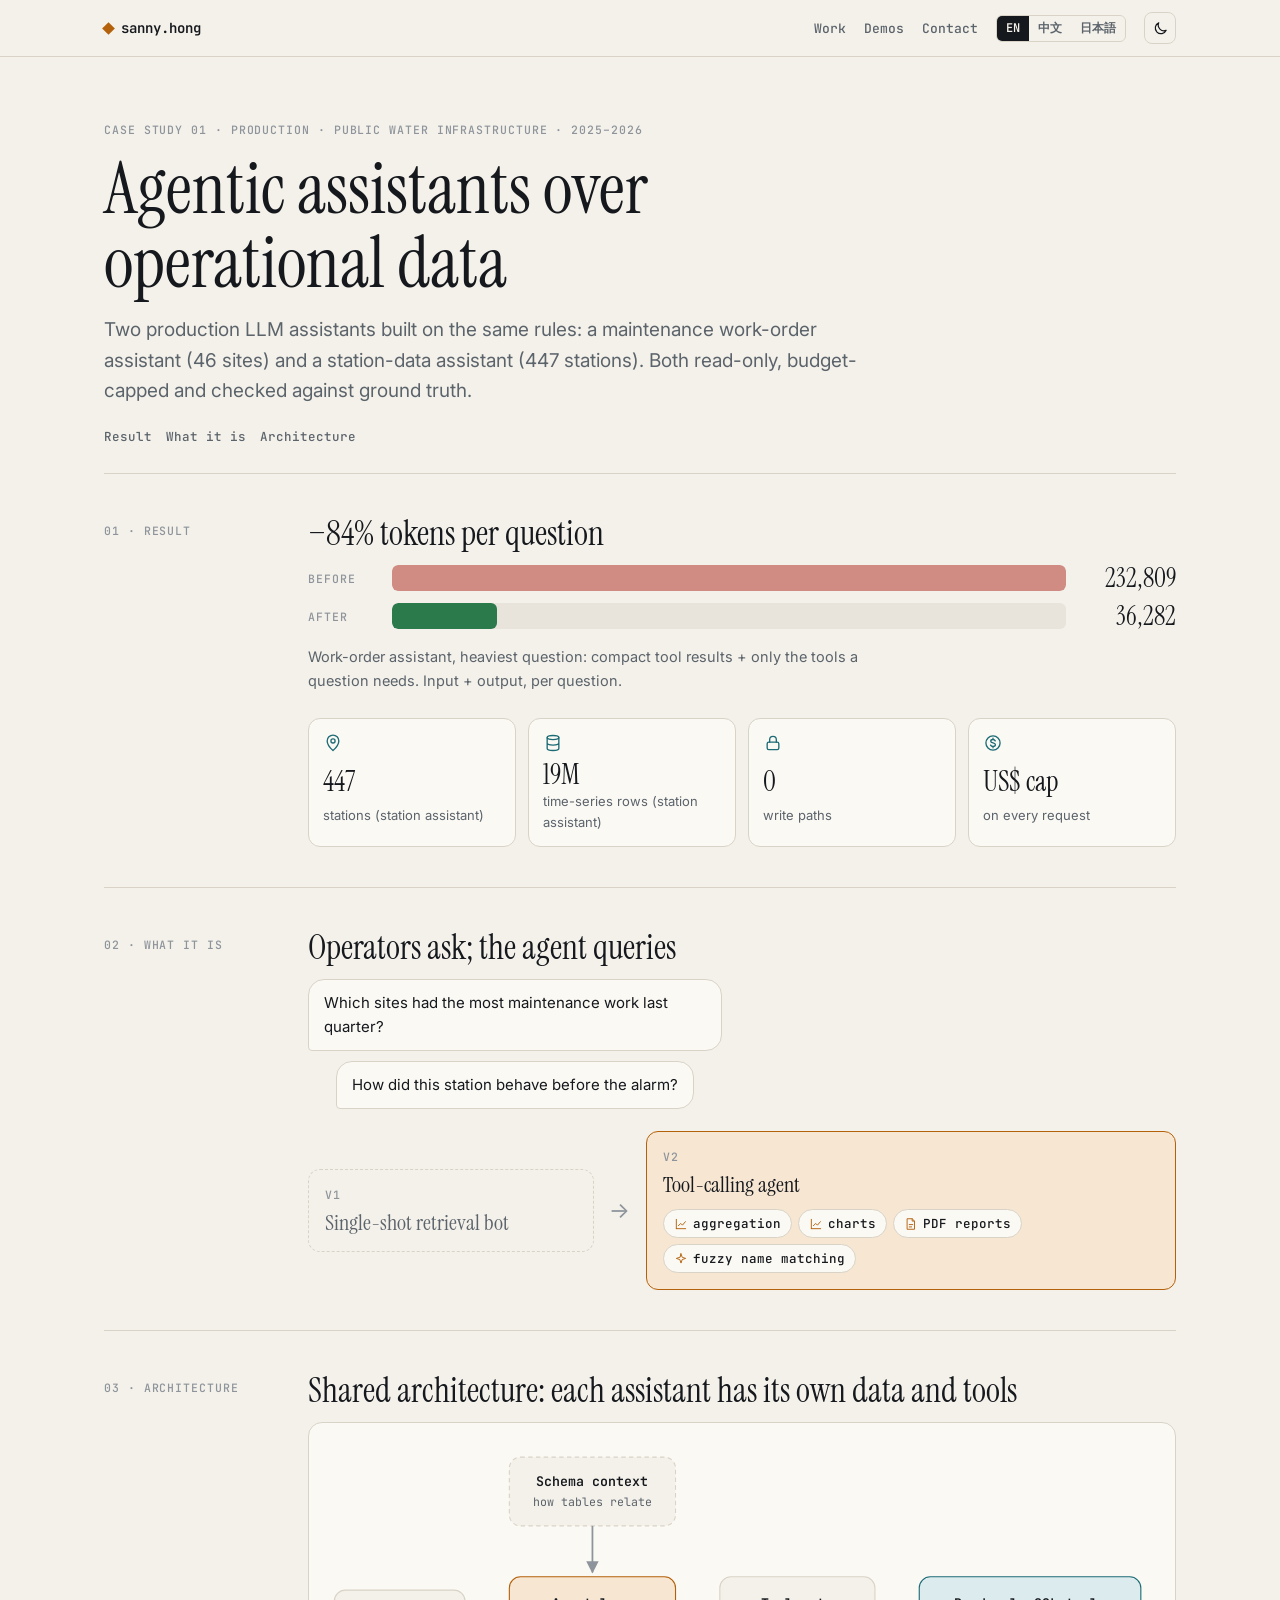
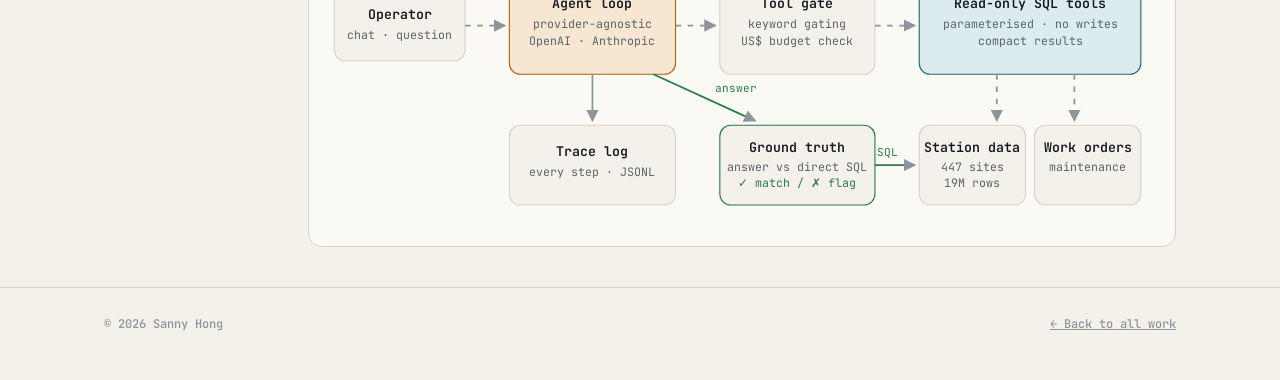
<file: work/llm-agent.html>
<!doctype html>
<html lang="en">
<head>
<meta charset="utf-8">
<meta name="viewport" content="width=device-width, initial-scale=1">
<title>Agentic assistant over operational data · Sanny Hong</title>
<meta name="description" content="Production LLM agents over operational data: read-only tools, −84% tokens per question, per-request cost caps, and ground-truth checks that caught a silent mis-join.">
<script src="../assets/theme.js"></script>
<link rel="preconnect" href="https://fonts.googleapis.com">
<link rel="preconnect" href="https://fonts.gstatic.com" crossorigin>
<link href="https://fonts.googleapis.com/css2?family=Instrument+Serif:ital@0;1&family=Inter:wght@400;500;600&family=JetBrains+Mono:wght@500;600&display=swap" rel="stylesheet">
<link rel="stylesheet" href="../assets/site.css">
</head>
<body data-base="../">

<header class="top">
  <div class="wrap">
    <a class="brand" href="../index.html"><i></i>sanny.hong</a>
    <nav>
      <a href="../index.html#work" data-t="nav.work">Work</a>
      <a href="../demos.html" data-t="nav.demos">Demos</a>
      <a href="../index.html#contact" data-t="nav.contact">Contact</a>
    </nav>
    <div class="langs" role="group" aria-label="Language">
      <button type="button" data-lang="en" aria-pressed="true">EN</button>
      <button type="button" data-lang="zh" aria-pressed="false">中文</button>
      <button type="button" data-lang="ja" aria-pressed="false">日本語</button>
    </div>
    <button class="theme" type="button" aria-label="Switch theme"></button>
  </div>
</header>

<main>
  <div class="wrap case-hero">
    <div class="meta" data-t="c.meta"></div>
    <h1 data-t="c.h1">Agentic assistants over operational data</h1>
    <p class="lede" data-t="c.lede"></p>
    <nav class="toc">
      <a href="#result" data-t="c.toc1"></a><a href="#what" data-t="c.toc2"></a><a href="#architecture" data-t="c.toc3"></a>
    </nav>
  </div>

  <div class="wrap">
    <section class="chapter" id="result">
      <div class="meta">01 · <span data-t="c.toc1"></span></div>
      <div>
        <h2 data-t="c.r.h"></h2>
        <div class="bars">
          <div class="bar-row bad"><span class="meta" data-t="c.r.before"></span><div class="bar"><i style="width:100%"></i></div><b>232,809</b></div>
          <div class="bar-row good"><span class="meta" data-t="c.r.after"></span><div class="bar"><i style="width:15.6%"></i></div><b>36,282</b></div>
        </div>
        <p class="caption" data-t="c.r.p"></p>
        <div class="stats">
          <div data-icon="pin"><b>447</b><span data-t="c.k1"></span></div>
          <div data-icon="db"><b>19M</b><span data-t="c.k2"></span></div>
          <div data-icon="lock"><b>0</b><span data-t="c.k3"></span></div>
          <div data-icon="coins"><b>US$ cap</b><span data-t="c.k4"></span></div>
        </div>
      </div>
    </section>

    <section class="chapter" id="what">
      <div class="meta">02 · <span data-t="c.toc2"></span></div>
      <div>
        <h2 data-t="c.w.h"></h2>
        <div class="qa">
          <div class="bubble" data-t="c.w.q1"></div>
          <div class="bubble" data-t="c.w.q2"></div>
        </div>
        <div class="evolve">
          <div class="stage old"><span class="meta">v1</span><b data-t="c.w.v1"></b></div>
          <i aria-hidden="true">→</i>
          <div class="stage new"><span class="meta">v2</span><b data-t="c.w.v2"></b>
            <div class="chips"><span class="chip" data-icon="chart"><span data-t="c.w.c1"></span></span><span class="chip" data-icon="chart"><span data-t="c.w.c2"></span></span><span class="chip" data-icon="file"><span data-t="c.w.c3"></span></span><span class="chip" data-icon="spark"><span data-t="c.w.c4"></span></span></div>
          </div>
        </div>
      </div>
    </section>

    <section class="chapter" id="architecture">
      <div class="meta">03 · <span data-t="c.toc3"></span></div>
      <div>
        <h2 data-t="c.a.h"></h2>
        <div class="diagram" role="img" aria-label="Architecture: operator question to agent loop, through a tool gate and budget check, to read-only parameterised SQL tools over the time-series and work-order databases; a schema-relationship context feeds the agent; every step is traced; ground-truth scripts check answers against direct SQL.">
          <svg viewBox="0 0 760 360" xmlns="http://www.w3.org/2000/svg">
            <defs>
              <marker id="ah" viewBox="0 0 10 10" refX="9" refY="5" markerWidth="7" markerHeight="7" orient="auto-start-reverse"><path d="M0,0 L10,5 L0,10 z" fill="var(--faint)"/></marker>
            </defs>
            <g font-size="12" fill="var(--ink)">
              <rect x="12" y="140" width="118" height="64" rx="10" fill="var(--paper)" stroke="var(--rule)"/>
              <text x="71" y="166" text-anchor="middle" font-weight="600">Operator</text><text x="71" y="184" text-anchor="middle" fill="var(--muted)" font-size="10.5">chat · question</text>

              <rect x="170" y="128" width="150" height="88" rx="10" fill="var(--signal-soft)" stroke="var(--signal)"/>
              <text x="245" y="156" text-anchor="middle" font-weight="600">Agent loop</text>
              <text x="245" y="174" text-anchor="middle" fill="var(--muted)" font-size="10.5">provider-agnostic</text>
              <text x="245" y="190" text-anchor="middle" fill="var(--muted)" font-size="10.5">OpenAI · Anthropic</text>

              <rect x="360" y="128" width="140" height="88" rx="10" fill="var(--paper)" stroke="var(--rule)"/>
              <text x="430" y="156" text-anchor="middle" font-weight="600">Tool gate</text>
              <text x="430" y="174" text-anchor="middle" fill="var(--muted)" font-size="10.5">keyword gating</text>
              <text x="430" y="190" text-anchor="middle" fill="var(--muted)" font-size="10.5">US$ budget check</text>

              <rect x="540" y="128" width="200" height="88" rx="10" fill="var(--water-soft)" stroke="var(--water)"/>
              <text x="640" y="156" text-anchor="middle" font-weight="600">Read-only SQL tools</text>
              <text x="640" y="174" text-anchor="middle" fill="var(--muted)" font-size="10.5">parameterised · no writes</text>
              <text x="640" y="190" text-anchor="middle" fill="var(--muted)" font-size="10.5">compact results</text>

              <rect x="540" y="262" width="96" height="72" rx="10" fill="var(--paper)" stroke="var(--rule)"/>
              <text x="588" y="286" text-anchor="middle" font-weight="600">Station data</text><text x="588" y="303" text-anchor="middle" fill="var(--muted)" font-size="10.5">447 sites</text><text x="588" y="318" text-anchor="middle" fill="var(--muted)" font-size="10.5">19M rows</text>
              <rect x="644" y="262" width="96" height="72" rx="10" fill="var(--paper)" stroke="var(--rule)"/>
              <text x="692" y="286" text-anchor="middle" font-weight="600">Work orders</text><text x="692" y="303" text-anchor="middle" fill="var(--muted)" font-size="10.5">maintenance</text>

              <rect x="170" y="20" width="150" height="62" rx="10" fill="var(--paper)" stroke="var(--rule)" stroke-dasharray="4 3"/>
              <text x="245" y="46" text-anchor="middle" font-weight="600">Schema context</text><text x="245" y="64" text-anchor="middle" fill="var(--muted)" font-size="10.5">how tables relate</text>
              <rect x="170" y="262" width="150" height="72" rx="10" fill="var(--paper)" stroke="var(--rule)"/>
              <text x="245" y="290" text-anchor="middle" font-weight="600">Trace log</text><text x="245" y="308" text-anchor="middle" fill="var(--muted)" font-size="10.5">every step · JSONL</text>
              <rect x="360" y="262" width="140" height="72" rx="10" fill="var(--paper)" stroke="var(--ok)"/>
              <text x="430" y="286" text-anchor="middle" font-weight="600">Ground truth</text><text x="430" y="303" text-anchor="middle" fill="var(--muted)" font-size="10.5">answer vs direct SQL</text><text x="430" y="318" text-anchor="middle" fill="var(--ok)" font-size="10.5">✓ match / ✗ flag</text>
            </g>
            <g stroke="var(--faint)" stroke-width="1.6" fill="none" marker-end="url(#ah)">
              <path class="flow" d="M130 172 H166"/>
              <path class="flow" d="M320 172 H356"/>
              <path class="flow" d="M500 172 H536"/>
              <path class="flow" d="M610 216 V258"/>
              <path class="flow" d="M680 216 V258"/>
              <path d="M245 82 V124"/>
              <path d="M245 216 V258"/>
              <path d="M500 298 H536" stroke="var(--ok)"/>
              <text x="502" y="290" font-size="10" fill="var(--ok)" stroke="none">SQL</text>
              <path d="M300 216 L392 258" stroke="var(--ok)"/>
              <text x="356" y="232" font-size="10" fill="var(--ok)" stroke="none">answer</text>
            </g>
          </svg>
        </div>
      </div>
    </section>

  </div>
</main>

<footer><div class="wrap"><span data-t="foot.l">© 2026 Sanny Hong</span><a href="../index.html" data-t="c.back">← Back to all work</a></div></footer>

<script src="../assets/art.js"></script>
<script src="../assets/i18n.js"></script>
<script>
/* Case-study copy, public part only (sections 01–03; the full version is in ../case-studies-full/).
   Facts here must match the resume: 447 stations, 19M rows, 232,809 → 36,282 tokens, per-request USD caps. */
(function () {
  const C = {
    en: {
      'c.meta': 'Case study 01 · Production · Public water infrastructure · 2025–2026',
      'c.h1': 'Agentic assistants over operational data',
      'c.lede': 'Two production LLM assistants built on the same rules: a maintenance work-order assistant (46 sites) and a station-data assistant (447 stations). Both read-only, budget-capped and checked against ground truth.',
      'c.toc1': 'Result', 'c.toc2': 'What it is', 'c.toc3': 'Architecture',
      'c.r.h': '−84% tokens per question',
      'c.r.before': 'Before', 'c.r.after': 'After',
      'c.r.p': 'Work-order assistant, heaviest question: compact tool results + only the tools a question needs. Input + output, per question.',
      'c.k1': 'stations (station assistant)', 'c.k2': 'time-series rows (station assistant)', 'c.k3': 'write paths', 'c.k4': 'on every request',
      'c.w.h': 'Operators ask; the agent queries',
      'c.w.q1': 'Which sites had the most maintenance work last quarter?',
      'c.w.q2': 'How did this station behave before the alarm?',
      'c.w.v1': 'Single-shot retrieval bot', 'c.w.v2': 'Tool-calling agent',
      'c.w.c1': 'aggregation', 'c.w.c2': 'charts', 'c.w.c3': 'PDF reports', 'c.w.c4': 'fuzzy name matching',
      'c.a.h': 'Shared architecture: each assistant has its own data and tools',
      'c.back': '← Back to all work',
    },
    zh: {
      'c.meta': '案例研究 01 · 生产系统 · 公共水务基础设施 · 2025–2026',
      'c.h1': '运营数据上的智能体助手',
      'c.lede': '两个遵循同样规则的生产级 LLM 助手：维护工单助手（46 个站点）和站点数据助手（447 个站点）。都是只读、有预算上限、用标准答案校验。',
      'c.toc1': '结果', 'c.toc2': '它是什么', 'c.toc3': '架构',
      'c.r.h': '每个问题的 token 减少 84%',
      'c.r.before': '之前', 'c.r.after': '之后',
      'c.r.p': '工单助手，最重的问题：压缩工具结果 + 只开放问题需要的工具。按每个问题的输入 + 输出计算。',
      'c.k1': '个站点（站点助手）', 'c.k2': '行时间序列（站点助手）', 'c.k3': '条写入路径', 'c.k4': '每个请求都有',
      'c.w.h': '值班人员提问，智能体去查',
      'c.w.q1': '上季度哪些站点的维修工作最多？',
      'c.w.q2': '这个站点在告警前表现如何？',
      'c.w.v1': '单轮检索机器人', 'c.w.v2': '调用工具的智能体',
      'c.w.c1': '聚合统计', 'c.w.c2': '图表', 'c.w.c3': 'PDF 报告', 'c.w.c4': '名称模糊匹配',
      'c.a.h': '共用架构：每个助手有各自的数据和工具',
      'c.back': '← 返回全部项目',
    },
    ja: {
      'c.meta': 'ケーススタディ 01 · 本番 · 公共水道インフラ · 2025–2026',
      'c.h1': '運用データに対するエージェント',
      'c.lede': '同じ設計ルールの本番 LLM アシスタント 2 つ：保守作業指示アシスタント（46 拠点）と観測所データアシスタント（447 拠点）。どちらも読み取り専用・予算上限つき・正解データで検証。',
      'c.toc1': '結果', 'c.toc2': '概要', 'c.toc3': 'アーキテクチャ',
      'c.r.h': '1 質問あたりのトークン −84%',
      'c.r.before': '前', 'c.r.after': '後',
      'c.r.p': '作業指示アシスタントの最も重い質問：ツール結果の圧縮 ＋ 質問に必要なツールだけを公開。1 質問あたりの入力 ＋ 出力。',
      'c.k1': '拠点（観測所アシスタント）', 'c.k2': '行の時系列（観測所アシスタント）', 'c.k3': '書き込み経路', 'c.k4': '全リクエストに適用',
      'c.w.h': 'オペレーターが聞き、エージェントが調べる',
      'c.w.q1': '前四半期に保守作業が最も多かった拠点は？',
      'c.w.q2': 'アラーム前、この拠点はどう推移した？',
      'c.w.v1': '単発の検索ボット', 'c.w.v2': 'ツール呼び出し型エージェント',
      'c.w.c1': '集計', 'c.w.c2': 'グラフ', 'c.w.c3': 'PDF レポート', 'c.w.c4': '名前のあいまい照合',
      'c.a.h': '共通アーキテクチャ：各アシスタントは独自のデータとツールを持つ',
      'c.back': '← すべての実績へ戻る',
    },
  };
  let lang = 'en';
  try { const s = localStorage.getItem('lang'); if (['en', 'zh', 'ja'].includes(s)) lang = s; else if ((navigator.language || '').startsWith('zh')) lang = 'zh'; else if ((navigator.language || '').startsWith('ja')) lang = 'ja'; } catch (e) {}
  const asked = new URL(location.href).searchParams.get('lang');
  if (['en', 'zh', 'ja'].includes(asked)) lang = asked;
  const esc = (s) => String(s).replace(/[&<>"]/g, (c) => ({ '&': '&amp;', '<': '&lt;', '>': '&gt;', '"': '&quot;' })[c]);
  const t = (k) => (C[lang][k] ?? window.I18N[lang][k] ?? C.en[k] ?? window.I18N.en[k] ?? k);
  function render() {
    document.documentElement.lang = lang === 'zh' ? 'zh-Hans' : lang;
    document.querySelectorAll('[data-t]').forEach((el) => (el.textContent = t(el.dataset.t)));
    document.querySelectorAll('.langs button').forEach((b) => b.setAttribute('aria-pressed', String(b.dataset.lang === lang)));
  }
  document.querySelectorAll('.langs button').forEach((b) => b.addEventListener('click', () => { lang = b.dataset.lang; try { localStorage.setItem('lang', lang); } catch (e) {} render(); }));
  window.paintArt();
  render();
})();
</script>
</body>
</html>
</file>
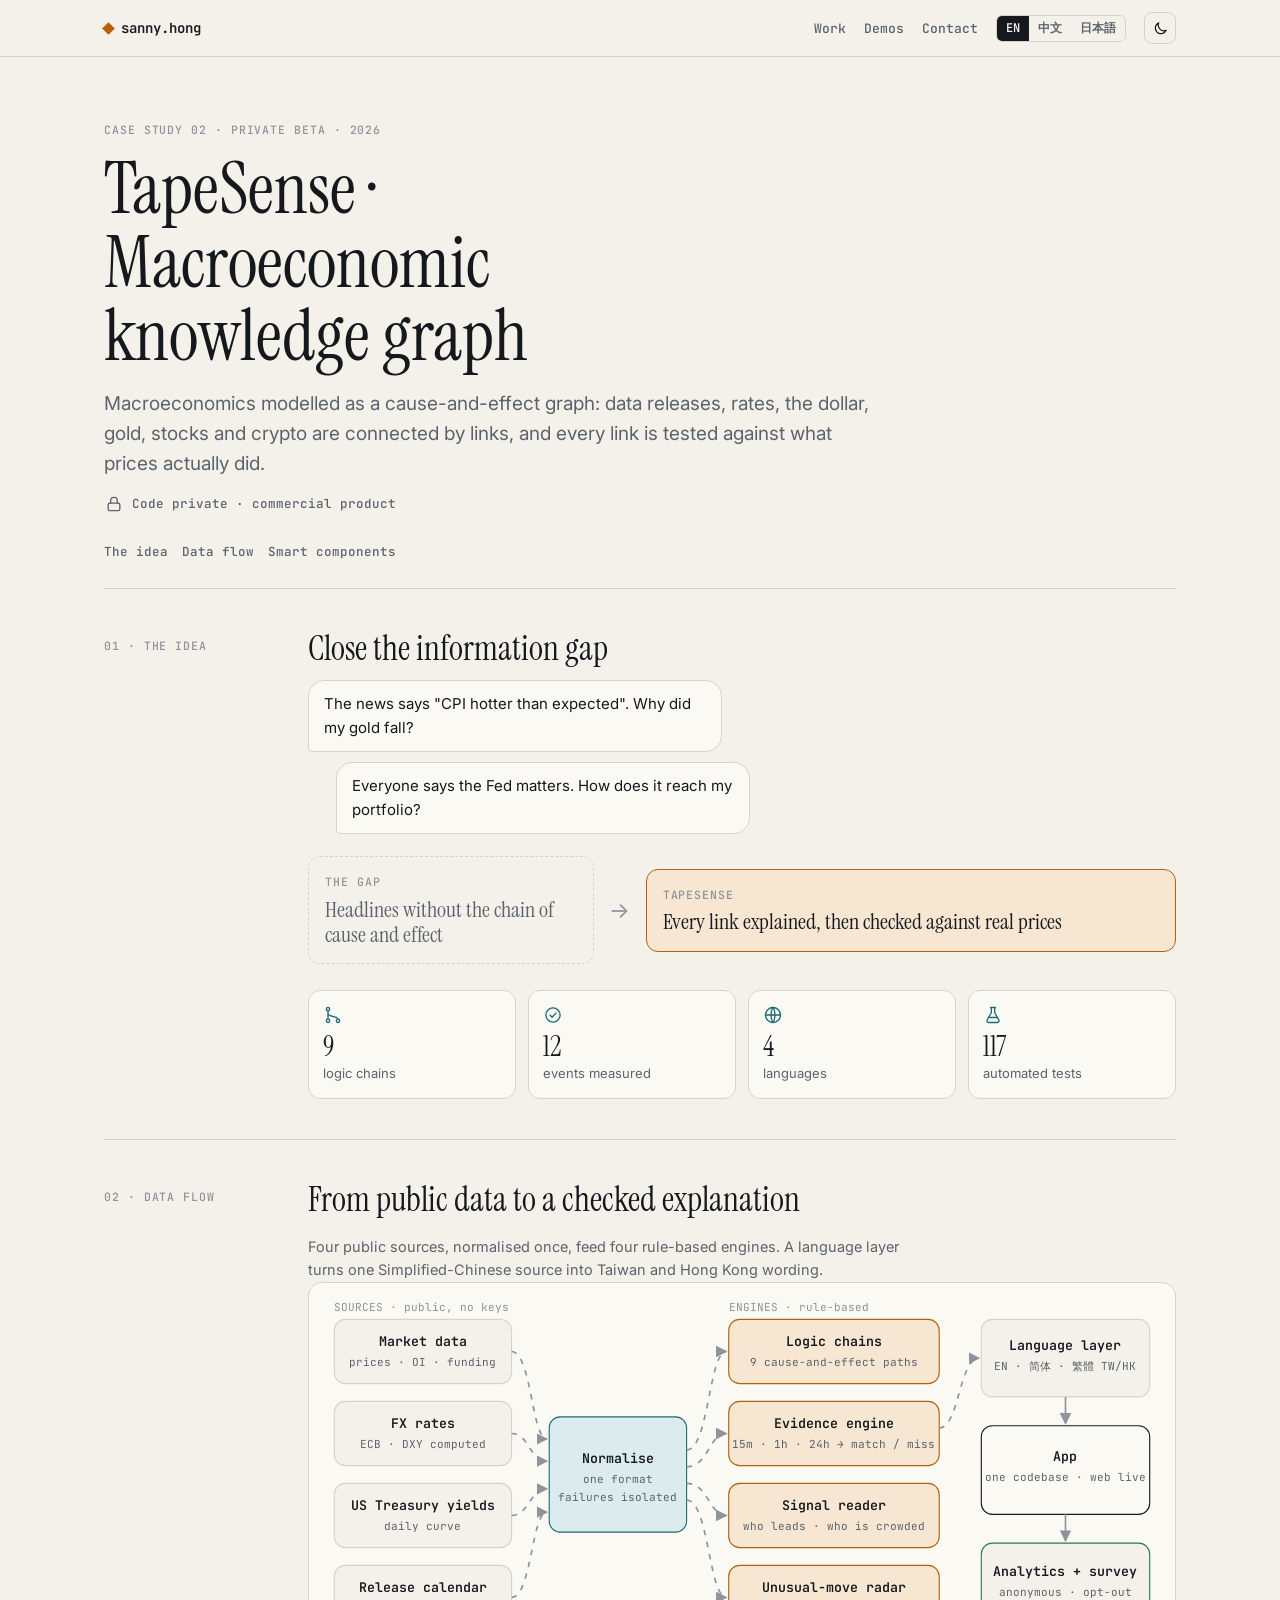
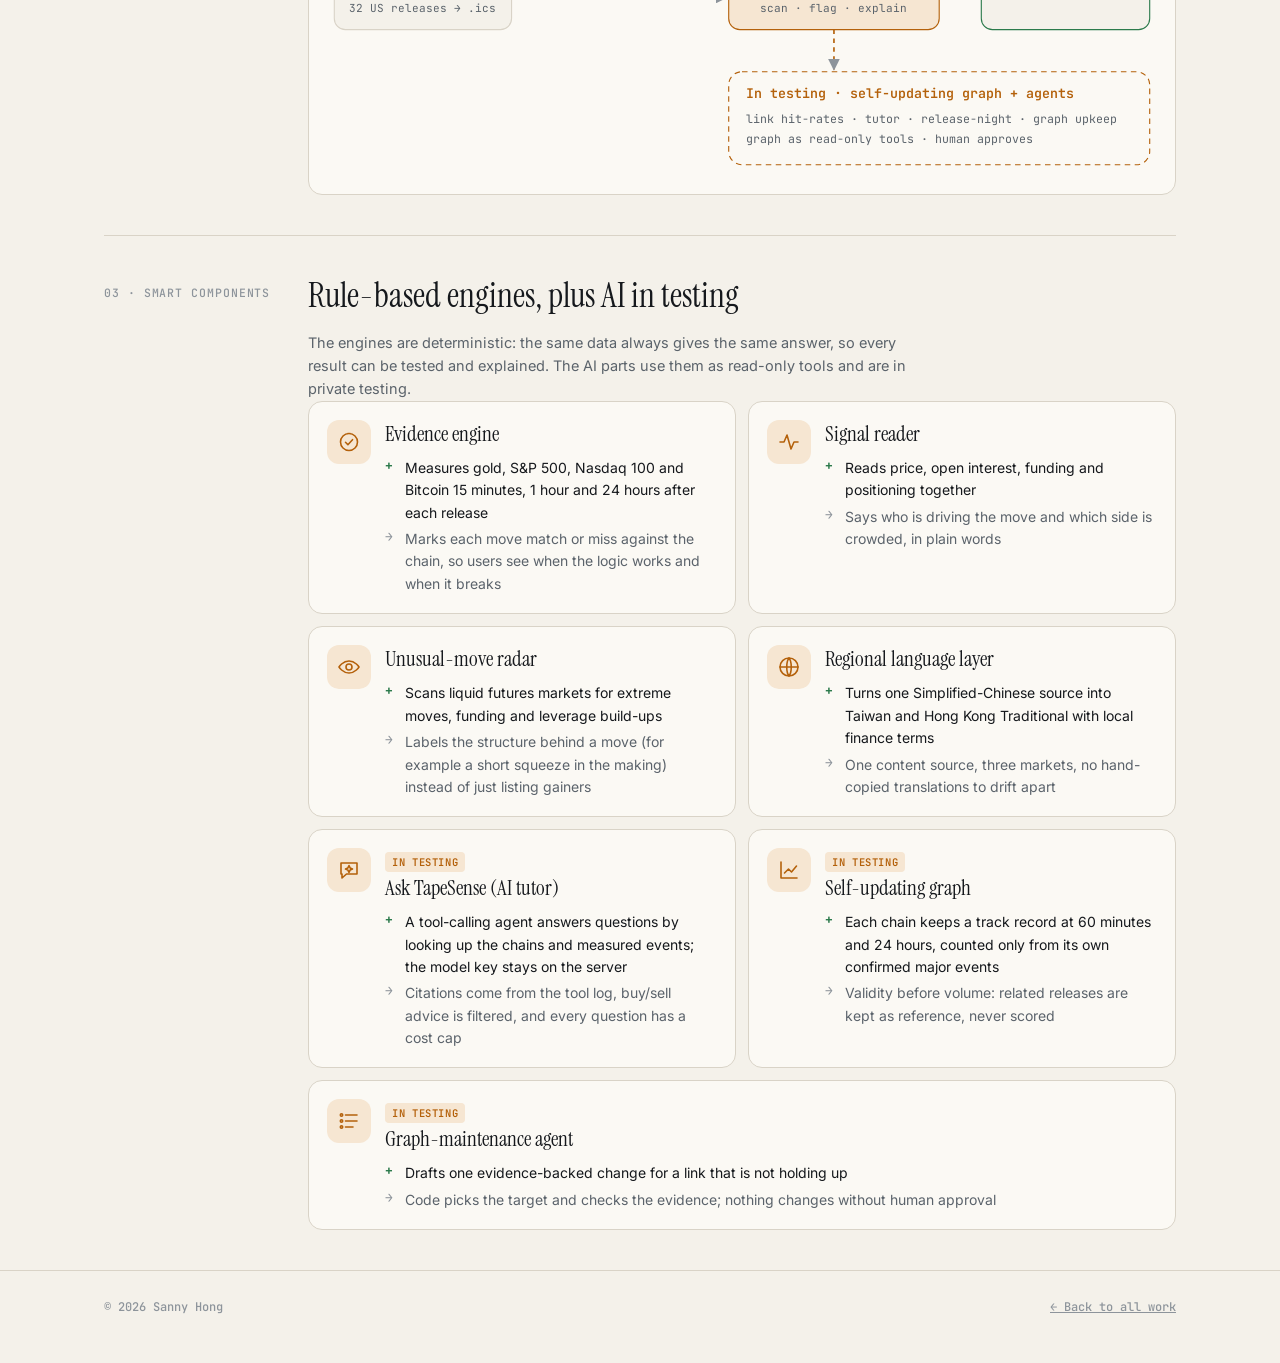
<file: work/tapesense.html>
<!doctype html>
<html lang="en">
<head>
<meta charset="utf-8">
<meta name="viewport" content="width=device-width, initial-scale=1">
<title>TapeSense macroeconomic knowledge graph · Sanny Hong</title>
<meta name="description" content="TapeSense: macroeconomics modelled as a cause-and-effect graph, with every link tested against real market data. Self-updating graph and AI agents in testing.">
<script src="../assets/theme.js"></script>
<link rel="preconnect" href="https://fonts.googleapis.com">
<link rel="preconnect" href="https://fonts.gstatic.com" crossorigin>
<link href="https://fonts.googleapis.com/css2?family=Instrument+Serif:ital@0;1&family=Inter:wght@400;500;600&family=JetBrains+Mono:wght@500;600&display=swap" rel="stylesheet">
<link rel="stylesheet" href="../assets/site.css">
<style>
  .flowsteps { display: flex; flex-wrap: wrap; align-items: center; gap: 6px; margin-top: 8px; }
  .flowsteps span { font: 500 12.5px var(--f-mono); padding: 5px 9px; border-radius: 8px; background: var(--paper); border: 1px solid var(--rule); }
  .flowsteps i { font-style: normal; color: var(--faint); }
  .flowsteps span.human { border-color: var(--signal); color: var(--signal); }
  .status { font: 600 10.5px var(--f-mono); letter-spacing: .06em; text-transform: uppercase; padding: 3px 7px; border-radius: 4px; background: var(--signal-soft); color: var(--signal); }
  .guards { display: flex; flex-wrap: wrap; gap: 6px; margin-top: 10px; }
  .guards span { font-size: 13px; padding: 4px 9px; border-radius: 999px; border: 1px dashed var(--rule); color: var(--muted); }
  .dtile p.why { color: var(--muted); }
  .dtile p.why::before { content: "→"; position: absolute; left: 0; color: var(--faint); font: 600 13px var(--f-mono); }
  .private { display: inline-flex; gap: 8px; align-items: center; font: 500 12.5px var(--f-mono); color: var(--muted); margin-top: 14px; }
</style>
</head>
<body data-base="../">

<header class="top">
  <div class="wrap">
    <a class="brand" href="../index.html"><i></i>sanny.hong</a>
    <nav>
      <a href="../index.html#work" data-t="nav.work">Work</a>
      <a href="../demos.html" data-t="nav.demos">Demos</a>
      <a href="../index.html#contact" data-t="nav.contact">Contact</a>
    </nav>
    <div class="langs" role="group" aria-label="Language">
      <button type="button" data-lang="en" aria-pressed="true">EN</button>
      <button type="button" data-lang="zh" aria-pressed="false">中文</button>
      <button type="button" data-lang="ja" aria-pressed="false">日本語</button>
    </div>
    <button class="theme" type="button" aria-label="Switch theme"></button>
  </div>
</header>

<main>
  <div class="wrap case-hero">
    <div class="meta" data-t="t.meta"></div>
    <h1 data-t="t.h1">TapeSense · Macroeconomic knowledge graph</h1>
    <p class="lede" data-t="t.lede"></p>
    <div class="private" data-icon="lock"><span data-t="t.private"></span></div>
    <nav class="toc">
      <a href="#idea" data-t="t.toc1"></a><a href="#flow" data-t="t.toc2"></a><a href="#smart" data-t="t.toc3"></a>
    </nav>
  </div>

  <div class="wrap">
    <section class="chapter" id="idea">
      <div class="meta">01 · <span data-t="t.toc1"></span></div>
      <div>
        <h2 data-t="t.i.h"></h2>
        <div class="qa">
          <div class="bubble" data-t="t.i.q1"></div>
          <div class="bubble" data-t="t.i.q2"></div>
        </div>
        <div class="evolve">
          <div class="stage old"><span class="meta" data-t="t.i.gapL"></span><b data-t="t.i.gap"></b></div>
          <i aria-hidden="true">→</i>
          <div class="stage new"><span class="meta" data-t="t.i.ansL"></span><b data-t="t.i.ans"></b></div>
        </div>
        <div class="stats">
          <div data-icon="route"><b>9</b><span data-t="t.k1"></span></div>
          <div data-icon="check"><b>12</b><span data-t="t.k2"></span></div>
          <div data-icon="globe"><b>4</b><span data-t="t.k3"></span></div>
          <div data-icon="flask"><b>117</b><span data-t="t.k4"></span></div>
        </div>
      </div>
    </section>

    <section class="chapter" id="flow">
      <div class="meta">02 · <span data-t="t.toc2"></span></div>
      <div>
        <h2 data-t="t.f.h"></h2>
        <p class="caption" data-t="t.f.p"></p>
        <div class="diagram" role="img" aria-label="Data flow: four public data sources are normalised, feed four rule-based engines, pass through a language layer into the app, with anonymous analytics; in testing: a self-updating graph and agents that use it as read-only tools.">
          <svg viewBox="0 0 760 440" xmlns="http://www.w3.org/2000/svg">
            <defs><marker id="ah2" viewBox="0 0 10 10" refX="9" refY="5" markerWidth="7" markerHeight="7" orient="auto-start-reverse"><path d="M0,0 L10,5 L0,10 z" fill="var(--faint)"/></marker></defs>
            <g font-size="12" fill="var(--ink)">
              <text x="12" y="14" font-size="10" fill="var(--faint)">SOURCES · public, no keys</text>
              <rect x="12" y="22" width="160" height="58" rx="10" fill="var(--paper)" stroke="var(--rule)"/>
              <text x="92" y="46" text-anchor="middle" font-weight="600">Market data</text><text x="92" y="64" text-anchor="middle" fill="var(--muted)" font-size="10">prices · OI · funding</text>
              <rect x="12" y="96" width="160" height="58" rx="10" fill="var(--paper)" stroke="var(--rule)"/>
              <text x="92" y="120" text-anchor="middle" font-weight="600">FX rates</text><text x="92" y="138" text-anchor="middle" fill="var(--muted)" font-size="10">ECB · DXY computed</text>
              <rect x="12" y="170" width="160" height="58" rx="10" fill="var(--paper)" stroke="var(--rule)"/>
              <text x="92" y="194" text-anchor="middle" font-weight="600">US Treasury yields</text><text x="92" y="212" text-anchor="middle" fill="var(--muted)" font-size="10">daily curve</text>
              <rect x="12" y="244" width="160" height="58" rx="10" fill="var(--paper)" stroke="var(--rule)"/>
              <text x="92" y="268" text-anchor="middle" font-weight="600">Release calendar</text><text x="92" y="286" text-anchor="middle" fill="var(--muted)" font-size="10">32 US releases → .ics</text>

              <rect x="206" y="110" width="124" height="104" rx="10" fill="var(--water-soft)" stroke="var(--water)"/>
              <text x="268" y="152" text-anchor="middle" font-weight="600">Normalise</text><text x="268" y="170" text-anchor="middle" fill="var(--muted)" font-size="10">one format</text><text x="268" y="186" text-anchor="middle" fill="var(--muted)" font-size="10">failures isolated</text>

              <text x="368" y="14" font-size="10" fill="var(--faint)">ENGINES · rule-based</text>
              <rect x="368" y="22" width="190" height="58" rx="10" fill="var(--signal-soft)" stroke="var(--signal)"/>
              <text x="463" y="46" text-anchor="middle" font-weight="600">Logic chains</text><text x="463" y="64" text-anchor="middle" fill="var(--muted)" font-size="10">9 cause-and-effect paths</text>
              <rect x="368" y="96" width="190" height="58" rx="10" fill="var(--signal-soft)" stroke="var(--signal)"/>
              <text x="463" y="120" text-anchor="middle" font-weight="600">Evidence engine</text><text x="463" y="138" text-anchor="middle" fill="var(--muted)" font-size="10">15m · 1h · 24h → match / miss</text>
              <rect x="368" y="170" width="190" height="58" rx="10" fill="var(--signal-soft)" stroke="var(--signal)"/>
              <text x="463" y="194" text-anchor="middle" font-weight="600">Signal reader</text><text x="463" y="212" text-anchor="middle" fill="var(--muted)" font-size="10">who leads · who is crowded</text>
              <rect x="368" y="244" width="190" height="58" rx="10" fill="var(--signal-soft)" stroke="var(--signal)"/>
              <text x="463" y="268" text-anchor="middle" font-weight="600">Unusual-move radar</text><text x="463" y="286" text-anchor="middle" fill="var(--muted)" font-size="10">scan · flag · explain</text>

              <rect x="596" y="22" width="152" height="70" rx="10" fill="var(--paper)" stroke="var(--rule)"/>
              <text x="672" y="50" text-anchor="middle" font-weight="600">Language layer</text><text x="672" y="68" text-anchor="middle" fill="var(--muted)" font-size="10">EN · 简体 · 繁體 TW/HK</text>
              <rect x="596" y="118" width="152" height="80" rx="10" fill="var(--panel)" stroke="var(--ink)"/>
              <text x="672" y="150" text-anchor="middle" font-weight="600">App</text><text x="672" y="168" text-anchor="middle" fill="var(--muted)" font-size="10">one codebase · web live</text>
              <rect x="596" y="224" width="152" height="78" rx="10" fill="var(--paper)" stroke="var(--ok)"/>
              <text x="672" y="254" text-anchor="middle" font-weight="600">Analytics + survey</text><text x="672" y="272" text-anchor="middle" fill="var(--muted)" font-size="10">anonymous · opt-out</text>

              <rect x="368" y="340" width="380" height="84" rx="12" fill="none" stroke="var(--signal)" stroke-dasharray="5 4"/>
              <text x="384" y="364" font-weight="600" fill="var(--signal)">In testing · self-updating graph + agents</text>
              <text x="384" y="386" fill="var(--muted)" font-size="10.5">link hit-rates · tutor · release-night · graph upkeep</text>
              <text x="384" y="404" fill="var(--muted)" font-size="10.5">graph as read-only tools · human approves</text>
            </g>
            <g stroke="var(--faint)" stroke-width="1.5" fill="none" marker-end="url(#ah2)">
              <path class="flow" d="M172 51 C190 51 190 130 204 130"/>
              <path class="flow" d="M172 125 C188 125 188 150 204 150"/>
              <path class="flow" d="M172 199 C188 199 188 175 204 175"/>
              <path class="flow" d="M172 273 C190 273 190 196 204 196"/>
              <path class="flow" d="M330 140 C350 140 350 51 366 51"/>
              <path class="flow" d="M330 155 C350 155 350 125 366 125"/>
              <path class="flow" d="M330 170 C350 170 350 199 366 199"/>
              <path class="flow" d="M330 185 C350 185 350 273 366 273"/>
              <path class="flow" d="M558 120 C576 120 576 57 594 57"/>
              <path d="M672 92 V116"/>
              <path d="M672 198 V222"/>
              <path d="M463 302 V338" stroke="var(--signal)" stroke-dasharray="4 4"/>
            </g>
          </svg>
        </div>
      </div>
    </section>

    <section class="chapter" id="smart">
      <div class="meta">03 · <span data-t="t.toc3"></span></div>
      <div>
        <h2 data-t="t.s.h"></h2>
        <p class="caption" data-t="t.s.p"></p>
        <div class="dtiles" id="smartList"></div>
      </div>
    </section>

  </div>
</main>

<footer><div class="wrap"><span data-t="foot.l">© 2026 Sanny Hong</span><a href="../index.html" data-t="t.back">← Back to all work</a></div></footer>

<script src="../assets/art.js"></script>
<script src="../assets/i18n.js"></script>
<script>
/* TapeSense case study. The code is private (commercial product): describe what each part does and how
   problems were solved, never exact rules, thresholds or formulas. AI parts are marked 'in testing' until they ship to users. */
(function () {
  const C = {
    en: {
      't.meta': 'Case study 02 · Private beta · 2026',
      't.h1': 'TapeSense · Macroeconomic knowledge graph',
      't.lede': 'Macroeconomics modelled as a cause-and-effect graph: data releases, rates, the dollar, gold, stocks and crypto are connected by links, and every link is tested against what prices actually did.',
      't.private': 'Code private · commercial product',
      't.toc1': 'The idea', 't.toc2': 'Data flow', 't.toc3': 'Smart components',
      't.i.h': 'Close the information gap',
      't.i.q1': 'The news says "CPI hotter than expected". Why did my gold fall?',
      't.i.q2': 'Everyone says the Fed matters. How does it reach my portfolio?',
      't.i.gapL': 'The gap', 't.i.gap': 'Headlines without the chain of cause and effect',
      't.i.ansL': 'TapeSense', 't.i.ans': 'Every link explained, then checked against real prices',
      't.k1': 'logic chains', 't.k2': 'events measured', 't.k3': 'languages', 't.k4': 'automated tests',
      't.f.h': 'From public data to a checked explanation',
      't.f.p': 'Four public sources, normalised once, feed four rule-based engines. A language layer turns one Simplified-Chinese source into Taiwan and Hong Kong wording.',
      't.s.h': 'Rule-based engines, plus AI in testing',
      't.s.p': 'The engines are deterministic: the same data always gives the same answer, so every result can be tested and explained. The AI parts use them as read-only tools and are in private testing.',
      't.testing': 'In testing',
      't.back': '← Back to all work', 'lbl.does': 'Does', 'lbl.why': 'Why it matters',
    },
    zh: {
      't.meta': '案例研究 02 · 内测中 · 2026',
      't.h1': '盘感 TapeSense · 宏观经济知识图谱',
      't.lede': '把宏观经济建成一张因果图谱：经济数据、利率、美元、黄金、股票和加密货币由一条条因果链连接，每一条链都用真实行情检验。',
      't.private': '代码不公开 · 商业产品',
      't.toc1': '想法', 't.toc2': '数据流', 't.toc3': '智能组件',
      't.i.h': '补上信息差',
      't.i.q1': '新闻说「CPI 高于预期」，为什么我的黄金跌了？',
      't.i.q2': '大家都说美联储很重要，它到底怎么影响我的持仓？',
      't.i.gapL': '信息差', 't.i.gap': '只有新闻标题，没有因果链',
      't.i.ansL': '盘感', 't.i.ans': '每一环讲清楚，再用真实行情检验',
      't.k1': '条逻辑链', 't.k2': '个事件已实测', 't.k3': '种语言', 't.k4': '个自动化测试',
      't.f.h': '从公开数据到经过检验的解释',
      't.f.p': '四个公开数据源统一整理后，送进四个规则型引擎。语言层把同一份简体内容转成台湾和香港用语。',
      't.s.h': '规则型引擎，加上测试中的 AI',
      't.s.p': '引擎刻意设计成确定性：同样的数据永远得到同样的结果，每个结果都能测试、能解释。AI 部分把引擎当作只读工具使用，目前在内部测试。',
      't.testing': '测试中',
      't.back': '← 返回全部项目', 'lbl.does': '做什么', 'lbl.why': '为什么重要',
    },
    ja: {
      't.meta': 'ケーススタディ 02 · 限定ベータ版 · 2026',
      't.h1': 'TapeSense · マクロ経済ナレッジグラフ',
      't.lede': 'マクロ経済を因果グラフとしてモデル化。経済指標・金利・ドル・金・株・暗号資産をリンクでつなぎ、各リンクを実際の値動きで検証します。',
      't.private': 'コード非公開 · 商用プロダクト',
      't.toc1': 'アイデア', 't.toc2': 'データの流れ', 't.toc3': 'スマート機能',
      't.i.h': '情報格差を埋める',
      't.i.q1': '「CPI が予想を上回った」とニュース。なぜ金が下がったの？',
      't.i.q2': 'FRB が大事と言うけれど、どうやって自分の資産に届くの？',
      't.i.gapL': '格差', 't.i.gap': '見出しだけで、因果のつながりがない',
      't.i.ansL': 'TapeSense', 't.i.ans': 'つながりを説明し、実際の値動きで検証',
      't.k1': '本のロジックチェーン', 't.k2': '件のイベントを実測', 't.k3': '言語', 't.k4': '件の自動テスト',
      't.f.h': '公開データから、検証された説明へ',
      't.f.p': '4 つの公開データを一度正規化し、4 つのルールベースのエンジンへ。言語レイヤーが簡体字の原稿を台湾・香港の表現に変換します。',
      't.s.h': 'ルールベースのエンジンと、テスト中の AI',
      't.s.p': 'エンジンは決定的な設計で、同じデータなら常に同じ結果になり、すべてテストと説明が可能です。AI 部分はエンジンを読み取り専用ツールとして使い、現在は非公開テスト中です。',
      't.testing': 'テスト中',
      't.back': '← すべての実績へ戻る', 'lbl.does': '機能', 'lbl.why': '意義',
    },
  };

  const SMART = [
    { i: 'check', h: { en: 'Evidence engine', zh: '证据引擎', ja: 'エビデンスエンジン' },
      does: { en: 'Measures gold, S&P 500, Nasdaq 100 and Bitcoin 15 minutes, 1 hour and 24 hours after each release', zh: '每次公布后，量黄金、标普 500、纳指 100、比特币 15 分钟、1 小时、24 小时的真实涨跌', ja: '各発表の 15 分・1 時間・24 時間後の金・S&P 500・ナスダック 100・ビットコインを測定' },
      why: { en: 'Marks each move match or miss against the chain, so users see when the logic works and when it breaks', zh: '对照逻辑链标出「符合 / 不符」，让用户看到逻辑什么时候灵、什么时候失效', ja: 'チェーンと照合して一致 / 不一致を表示。ロジックが効く時と外れる時が分かる' } },
    { i: 'pulse', h: { en: 'Signal reader', zh: '信号解读', ja: 'シグナルリーダー' },
      does: { en: 'Reads price, open interest, funding and positioning together', zh: '把价格、未平仓量、资金费率和多空持仓放在一起读', ja: '価格・建玉・資金調達率・ポジションをまとめて読む' },
      why: { en: 'Says who is driving the move and which side is crowded, in plain words', zh: '用白话说出谁在推动行情、哪一边太拥挤', ja: '誰が動かしているか、どちらが混雑しているかを平易に説明' } },
    { i: 'eye', h: { en: 'Unusual-move radar', zh: '异动雷达', ja: '異常値レーダー' },
      does: { en: 'Scans liquid futures markets for extreme moves, funding and leverage build-ups', zh: '扫描流动性足够的合约市场，找出极端涨跌、资金费率和杠杆急增', ja: '流動性のある先物市場で、極端な値動き・資金調達率・レバレッジ増加を探す' },
      why: { en: 'Labels the structure behind a move (for example a short squeeze in the making) instead of just listing gainers', zh: '说明涨跌背后的结构（例如可能的轧空），而不只是列出涨幅榜', ja: '上昇率の一覧ではなく、値動きの構造（踏み上げの兆しなど）を示す' } },
    { i: 'globe', h: { en: 'Regional language layer', zh: '地区语言层', ja: '地域言語レイヤー' },
      does: { en: 'Turns one Simplified-Chinese source into Taiwan and Hong Kong Traditional with local finance terms', zh: '把一份简体内容转成台湾、香港繁体，并换成当地金融用语', ja: '簡体字の原稿を台湾・香港の繁体字と現地の金融用語に変換' },
      why: { en: 'One content source, three markets, no hand-copied translations to drift apart', zh: '一份内容服务三个市场，不会因为手动维护多份翻译而走样', ja: '原稿は一つで 3 市場に対応。手作業の翻訳がずれていくことがない' } },
    { i: 'agent', testing: true, h: { en: 'Ask TapeSense (AI tutor)', zh: '「问盘感」AI 导师', ja: '「TapeSense に質問」AI チューター' },
      does: { en: 'A tool-calling agent answers questions by looking up the chains and measured events; the model key stays on the server', zh: '会调用工具的智能体：先查逻辑链和实测事件再回答；模型密钥只放在服务器上', ja: 'ツール呼び出し型エージェントがチェーンと実測イベントを調べて回答。モデルの鍵はサーバーのみ' },
      why: { en: 'Citations come from the tool log, buy/sell advice is filtered, and every question has a cost cap', zh: '引用来自工具调用记录，买卖建议会被过滤，每题都有花费上限', ja: '引用はツール履歴から。売買の推奨は除外し、質問ごとにコスト上限' } },
    { i: 'chart', testing: true, h: { en: 'Self-updating graph', zh: '自我更新的图谱', ja: '自己更新するグラフ' },
      does: { en: "Each chain keeps a track record at 60 minutes and 24 hours, counted only from its own confirmed major events", zh: '每条链记录 60 分钟和 24 小时的成立次数，只计入它自己已证实的大事件', ja: '各チェーンが 60 分・24 時間の実績を記録。自分の確定した主要イベントのみ集計' },
      why: { en: 'Validity before volume: related releases are kept as reference, never scored', zh: '有效性优先于数量：相关数据只作参考，不计入', ja: '量より妥当性：関連指標は参考扱いで集計しない' } },
    { i: 'trace', testing: true, h: { en: 'Graph-maintenance agent', zh: '图谱维护智能体', ja: 'グラフ保守エージェント' },
      does: { en: 'Drafts one evidence-backed change for a link that is not holding up', zh: '针对不太灵的连接，起草一条附证据的修改', ja: '外れが続くリンクに、根拠つきの修正案を 1 つ作成' },
      why: { en: 'Code picks the target and checks the evidence; nothing changes without human approval', zh: '审查对象和证据都由代码检查，没有人工批准什么都不会改', ja: '対象と根拠はコードで検証。人の承認なしには何も変わらない' } },
  ];
  let lang = 'en';
  try { const s = localStorage.getItem('lang'); if (['en', 'zh', 'ja'].includes(s)) lang = s; else if ((navigator.language || '').startsWith('zh')) lang = 'zh'; else if ((navigator.language || '').startsWith('ja')) lang = 'ja'; } catch (e) {}
  const asked = new URL(location.href).searchParams.get('lang');
  if (['en', 'zh', 'ja'].includes(asked)) lang = asked;
  const esc = (s) => String(s).replace(/[&<>"]/g, (c) => ({ '&': '&amp;', '<': '&lt;', '>': '&gt;', '"': '&quot;' })[c]);
  const t = (k) => (C[lang][k] ?? window.I18N[lang][k] ?? C.en[k] ?? window.I18N.en[k] ?? k);
  function render() {
    document.documentElement.lang = lang === 'zh' ? 'zh-Hans' : lang;
    document.querySelectorAll('[data-t]').forEach((el) => (el.textContent = t(el.dataset.t)));
    document.querySelectorAll('.langs button').forEach((b) => b.setAttribute('aria-pressed', String(b.dataset.lang === lang)));
    document.getElementById('smartList').innerHTML = SMART.map((s) =>
      `<div class="dtile">${window.icon(s.i)}<div>${s.testing ? `<span class="status">${esc(t('t.testing'))}</span>` : ''}<h3>${esc(s.h[lang])}</h3><p class="plus">${esc(s.does[lang])}</p><p class="why">${esc(s.why[lang])}</p></div></div>`).join('');
  }
  document.querySelectorAll('.langs button').forEach((b) => b.addEventListener('click', () => { lang = b.dataset.lang; try { localStorage.setItem('lang', lang); } catch (e) {} render(); }));
  window.paintArt();
  render();
})();
</script>
</body>
</html>
</file>
<file: assets/site.css>
/* Sanny Hong · field-report portfolio. Editorial serif + mono metadata; amber = signal, teal = data. */
:root {
  --paper: #f4f1ea;
  --panel: #fbf9f4;
  --ink: #15181c;
  --muted: #5b636b;
  --faint: #8d949b;
  --rule: #d9d3c7;
  --grid: #e7e2d7;
  --signal: #b4610b;
  --signal-soft: #f6e6d2;
  --water: #1c6b75;
  --water-soft: #dcecee;
  --ok: #2b7a4b;
  --bad: #b33a2e;
  --f-display: 'Instrument Serif', 'Songti SC', 'Noto Serif CJK SC', 'Hiragino Mincho ProN', Georgia, serif;
  --f-body: 'Inter', -apple-system, BlinkMacSystemFont, 'PingFang SC', 'Hiragino Sans', 'Noto Sans CJK SC', sans-serif;
  --f-mono: 'JetBrains Mono', ui-monospace, SFMono-Regular, Menlo, monospace;
  --wrap: 1120px;
  color-scheme: light;
}
@media (prefers-color-scheme: dark) {
  :root:not([data-theme='light']) {
    --paper: #0f1214; --panel: #161a1d; --ink: #e9e6df; --muted: #a2a8ad; --faint: #6f777d; --rule: #2a3034; --grid: #1d2226;
    --signal: #f0a24a; --signal-soft: #36281a; --water: #5fb7c1; --water-soft: #15302f; --ok: #5cc58a; --bad: #ef7d70;
    color-scheme: dark;
  }
}
:root[data-theme='dark'] {
  --paper: #0f1214; --panel: #161a1d; --ink: #e9e6df; --muted: #a2a8ad; --faint: #6f777d; --rule: #2a3034; --grid: #1d2226;
  --signal: #f0a24a; --signal-soft: #36281a; --water: #5fb7c1; --water-soft: #15302f; --ok: #5cc58a; --bad: #ef7d70;
  color-scheme: dark;
}

* { box-sizing: border-box; }
html { -webkit-text-size-adjust: 100%; scroll-behavior: smooth; scroll-padding-top: 72px; }
body { margin: 0; background: var(--paper); color: var(--ink); font: 16px/1.6 var(--f-body); }
a { color: inherit; }
img, svg { max-width: 100%; }
.wrap { max-width: var(--wrap); margin: 0 auto; padding: 0 24px; }
.mono { font-family: var(--f-mono); }
.meta { font: 500 11.5px/1.5 var(--f-mono); letter-spacing: 0.08em; text-transform: uppercase; color: var(--faint); }
.rule { border: 0; border-top: 1px solid var(--rule); margin: 0; }

/* Top bar */
.top { position: sticky; top: 0; z-index: 10; background: color-mix(in srgb, var(--paper) 88%, transparent); backdrop-filter: blur(8px); border-bottom: 1px solid var(--rule); }
.top .wrap { display: flex; align-items: center; gap: 18px; height: 56px; }
.brand { font: 600 14px var(--f-mono); text-decoration: none; display: flex; align-items: center; gap: 8px; }
.brand i { width: 9px; height: 9px; background: var(--signal); transform: rotate(45deg); display: inline-block; }
.top nav { display: flex; gap: 18px; margin-left: auto; font: 500 13px var(--f-mono); }
.top nav a { text-decoration: none; color: var(--muted); }
.top nav a:hover { color: var(--ink); }
.langs { display: flex; border: 1px solid var(--rule); border-radius: 6px; overflow: hidden; }
.langs button { all: unset; cursor: pointer; padding: 4px 9px; font: 600 12px var(--f-mono); color: var(--muted); }
.langs button[aria-pressed='true'] { background: var(--ink); color: var(--paper); }
.theme { all: unset; cursor: pointer; display: grid; place-items: center; width: 30px; height: 30px; border: 1px solid var(--rule); border-radius: 8px; color: var(--ink); }
.theme:hover { border-color: var(--ink); }
.theme svg { width: 17px; height: 17px; }
@media (max-width: 760px) { .top nav { display: none; } .langs { margin-left: auto; } .top .wrap { gap: 10px; } }

/* Icons */
.ic { width: 20px; height: 20px; flex: none; display: inline-block; vertical-align: middle; }
.btn .ic { width: 17px; height: 17px; }

/* Hero */
.hero { padding-top: 72px; padding-bottom: 40px; }
:lang(zh-Hans) .hero h1, :lang(ja) .hero h1 { max-width: none; line-height: 1.15; font-size: clamp(34px, 4.4vw, 58px); }
.hero-grid { display: grid; grid-template-columns: minmax(0, 1.1fr) minmax(0, 0.9fr); gap: 40px; align-items: center; }
.hero h1 { font: 400 clamp(38px, 5vw, 66px)/1.04 var(--f-display); letter-spacing: -0.015em; margin: 18px 0 22px; max-width: 17ch; }
.hero-art svg { display: block; width: 100%; height: auto; max-width: 470px; margin-left: auto; }
.hero-art text, .art text, .viz text { font-family: var(--f-mono); }
.hero-art .serif { font-family: var(--f-display); }
.hero-art text { paint-order: stroke; stroke: var(--paper); stroke-width: 5px; stroke-linejoin: round; }
.ping { animation: ping 1.8s ease-out infinite; transform-box: fill-box; transform-origin: center; }
@keyframes ping { from { transform: scale(1); opacity: 0.9; } to { transform: scale(3.2); opacity: 0; } }
@media (max-width: 860px) { .hero-grid { grid-template-columns: minmax(0, 1fr); gap: 28px; } .hero-art svg { max-width: 380px; margin: 0 auto; } }
.hero h1 em { color: var(--signal); }
.hero .lede { font-size: clamp(17px, 2vw, 20px); color: var(--muted); max-width: 60ch; margin: 0; }
.cta { display: flex; flex-wrap: wrap; gap: 10px; margin-top: 26px; }
.btn { display: inline-flex; align-items: center; gap: 8px; padding: 10px 16px; border: 1px solid var(--ink); border-radius: 8px; font: 600 14px var(--f-body); text-decoration: none; color: var(--ink); background: none; cursor: pointer; }
.btn.primary { background: var(--ink); color: var(--paper); }
.btn:hover { transform: translateY(-1px); }

/* What I build: plain-language strip under the hero */
.build { margin-top: 48px; }
.build-grid { display: grid; grid-template-columns: repeat(4, minmax(0, 1fr)); gap: 12px; margin-top: 12px; }
.build-grid a { display: grid; gap: 6px; align-content: start; padding: 18px; border: 1px solid var(--rule); border-radius: 14px; background: var(--panel); text-decoration: none; color: inherit; }
.build-grid a:hover { border-color: var(--ink); }
.build-grid .ic { width: 40px; height: 40px; padding: 9px; border-radius: 11px; background: var(--signal-soft); color: var(--signal); margin-bottom: 6px; }
.build-grid b { font: 400 23px/1.15 var(--f-display); }
.build-grid span { color: var(--muted); font-size: 14px; }
.build-grid em { font: 500 11.5px/1.4 var(--f-mono); font-style: normal; color: var(--water); margin-top: 4px; }
@media (max-width: 900px) { .build-grid { grid-template-columns: repeat(2, minmax(0, 1fr)); } }
@media (max-width: 520px) { .build-grid { grid-template-columns: minmax(0, 1fr); } }

/* Delivery loop: each step lights up as the dot passes */
.step circle { animation: stepOn 12s linear infinite; }
@keyframes stepOn { 0%, 12% { fill: var(--signal-soft); stroke: var(--signal); } 17%, 100% { fill: var(--panel); stroke: var(--rule); } }

/* Sections */
section.block { padding: 64px 0; border-top: 1px solid var(--rule); }
.sechead { display: grid; grid-template-columns: 180px minmax(0, 1fr); gap: 24px; margin-bottom: 30px; }
.sechead h2 { font: 400 clamp(30px, 4vw, 44px)/1.1 var(--f-display); margin: 0; }
.sechead p { color: var(--muted); margin: 10px 0 0; max-width: 62ch; }
@media (max-width: 760px) { .sechead { grid-template-columns: minmax(0, 1fr); gap: 6px; } }

/* Lens selector */
.lenses { display: grid; grid-template-columns: repeat(3, minmax(0, 1fr)); gap: 12px; }
.lens { all: unset; cursor: pointer; display: grid; gap: 6px; padding: 18px; border: 1px solid var(--rule); border-radius: 12px; background: var(--panel); }
.lens:hover { border-color: var(--ink); }
.lens[aria-pressed='true'] { border-color: var(--signal); box-shadow: inset 0 0 0 1px var(--signal); }
.lens b { font: 400 26px/1.1 var(--f-display); }
.lens span { color: var(--muted); font-size: 14px; }
.lens-ic { color: var(--signal); }
.lens-ic .ic { width: 26px; height: 26px; }
.skip { margin-top: 12px; font: 500 12.5px var(--f-mono); color: var(--muted); background: none; border: 0; cursor: pointer; padding: 0; text-decoration: underline; }
@media (max-width: 760px) { .lenses { grid-template-columns: minmax(0, 1fr); } }
.path { display: none; padding-top: 34px; }
.path.on { display: block; }
.lens-all .path .cards, .lens-all .path > .cta, .lens-all .path .cards-h { display: none; }

/* Facts table */
.facts { display: grid; grid-template-columns: repeat(4, minmax(0, 1fr)); gap: 0; border: 1px solid var(--rule); border-radius: 12px; overflow: hidden; }
.facts div { padding: 14px 16px; border-left: 1px solid var(--rule); }
.facts div:first-child { border-left: 0; }
.facts b { display: block; font-weight: 600; margin-top: 2px; }
.facts .ic { color: var(--signal); display: block; margin-bottom: 8px; }
.sub { margin: 34px 0 14px; }

/* Icon tiles: one icon, one short line */
.tiles { display: grid; gap: 12px; padding: 0; margin: 0; list-style: none; }
.tiles.four { grid-template-columns: repeat(4, minmax(0, 1fr)); }
.tiles.three { grid-template-columns: repeat(3, minmax(0, 1fr)); }
.tile { display: grid; gap: 14px; align-content: start; padding: 18px; border: 1px solid var(--rule); border-radius: 14px; background: var(--panel); }
.tile .ic { width: 40px; height: 40px; padding: 9px; border-radius: 11px; background: var(--signal-soft); color: var(--signal); }
.tile b { font: 400 21px/1.2 var(--f-display); }
.tiles.rules { counter-reset: r; }
.tiles.rules .tile { counter-increment: r; position: relative; }
.tiles.rules .tile::after { content: counter(r, decimal-leading-zero); position: absolute; top: 18px; right: 18px; font: 500 12px var(--f-mono); color: var(--faint); }
.tiles.rules .tile .ic { background: var(--water-soft); color: var(--water); }
@media (max-width: 900px) { .tiles.four, .tiles.three { grid-template-columns: repeat(2, minmax(0, 1fr)); } }
@media (max-width: 520px) { .tiles.four, .tiles.three { grid-template-columns: minmax(0, 1fr); } .tile { grid-template-columns: auto minmax(0, 1fr); align-items: center; } }
.growing { display: flex; flex-wrap: wrap; align-items: center; gap: 8px; margin-top: 14px; }
.growing .meta { margin-right: 4px; }
.chip { font: 500 12.5px var(--f-mono); padding: 5px 10px; border: 1px dashed var(--rule); border-radius: 999px; color: var(--muted); }
.path > .cta { margin-top: 26px; }
.path > .more { display: inline-block; margin-top: 18px; text-decoration: none; }

/* Explore journey */
.journey { display: grid; grid-template-columns: minmax(0, 1fr) 40px minmax(0, 1fr) 40px minmax(0, 1fr); align-items: center; margin-bottom: 28px; }
.journey div { display: grid; justify-items: center; text-align: center; gap: 4px; }
.journey .ic { width: 52px; height: 52px; padding: 12px; border-radius: 50%; border: 1px solid var(--rule); background: var(--panel); color: var(--signal); margin-bottom: 6px; }
.journey b { font: 400 20px/1.2 var(--f-display); }
.journey span { font: 500 12px var(--f-mono); color: var(--muted); }
.journey i { height: 0; border-top: 1.6px dashed var(--faint); }
@media (max-width: 600px) { .journey { grid-template-columns: minmax(0, 1fr); gap: 4px; } .journey i { width: 0; height: 22px; border-top: 0; border-left: 1.6px dashed var(--faint); justify-self: center; } }
@media (max-width: 760px) { .facts { grid-template-columns: 1fr 1fr; } .facts div { border-top: 1px solid var(--rule); } }

/* Two-column fit */
.fit { display: grid; grid-template-columns: 1fr 1fr; gap: 24px; margin-top: 26px; }
.fit h3 { font: 600 13px var(--f-mono); letter-spacing: 0.06em; text-transform: uppercase; margin: 0 0 10px; }
.fit ul { margin: 0; padding-left: 18px; }
.fit li { margin: 6px 0; }
@media (max-width: 760px) { .fit { grid-template-columns: minmax(0, 1fr); } }

/* Work cards */
.cards { display: grid; grid-template-columns: repeat(2, minmax(0, 1fr)); gap: 14px; }
.card { display: grid; grid-template-rows: auto 1fr; border: 1px solid var(--rule); border-radius: 14px; background: var(--panel); text-decoration: none; color: inherit; overflow: hidden; }
.card .art { background: var(--paper); border-bottom: 1px solid var(--rule); padding: 10px 14px; }
.card .art svg { display: block; width: 100%; height: 130px; }
.card .body { display: grid; gap: 10px; align-content: start; padding: 18px 20px 20px; }
a.card:hover { border-color: var(--ink); }
.card h3 { font: 400 26px/1.15 var(--f-display); margin: 0; }
.card p { margin: 0; color: var(--muted); }
.badges { display: flex; flex-wrap: wrap; gap: 6px; }
.badge { font: 600 10.5px var(--f-mono); letter-spacing: 0.06em; text-transform: uppercase; padding: 3px 7px; border-radius: 4px; background: var(--water-soft); color: var(--water); }
.badge.amber { background: var(--signal-soft); color: var(--signal); }
.kpis { display: flex; flex-wrap: wrap; gap: 18px; }
.kpis div { display: grid; }
.kpis b { font: 400 30px/1 var(--f-display); }
.kpis span { font-size: 12.5px; color: var(--muted); }
.verified { display: flex; gap: 8px; align-items: center; font-size: 13.5px; color: var(--ok); }
.verified .ic { width: 18px; height: 18px; }
.more { font: 600 13px var(--f-mono); color: var(--signal); }
@media (max-width: 760px) { .cards { grid-template-columns: minmax(0, 1fr); } }

/* Timeline */
.tl { display: grid; gap: 0; border-top: 1px solid var(--rule); }
.tl .row { display: grid; grid-template-columns: 34px 150px minmax(0, 1fr) auto; gap: 16px; padding: 16px 0; border-bottom: 1px solid var(--rule); align-items: center; }
.tl .row > .ic { width: 34px; height: 34px; padding: 7px; border-radius: 50%; background: var(--panel); border: 1px solid var(--rule); color: var(--signal); }
.tl .when { font: 500 12px var(--f-mono); color: var(--faint); }
.tl b { display: block; }
@media (max-width: 760px) { .tl .row { grid-template-columns: 34px minmax(0, 1fr); gap: 4px 12px; } .tl .row > .ic { grid-row: span 3; align-self: start; } .tl .row .badge { justify-self: start; } }

/* Case study page */
.case-hero { padding-top: 64px; padding-bottom: 28px; }
.case-hero h1 { font: 400 clamp(40px, 6vw, 72px)/1.02 var(--f-display); margin: 14px 0 16px; max-width: 18ch; }
:lang(zh-Hans) .case-hero h1, :lang(ja) .case-hero h1 { max-width: 15em; line-height: 1.15; font-size: clamp(32px, 4.6vw, 56px); }
.case-hero .lede { font-size: 19px; color: var(--muted); max-width: 64ch; margin: 0; }
.toc { display: flex; flex-wrap: wrap; gap: 14px; font: 500 12.5px var(--f-mono); margin-top: 22px; }
.toc a { color: var(--muted); text-decoration: none; }
.toc a:hover { color: var(--ink); }
.chapter { display: grid; grid-template-columns: 180px minmax(0, 1fr); gap: 24px; padding: 40px 0; border-top: 1px solid var(--rule); }
.chapter > .meta { padding-top: 8px; }
.chapter h2 { font: 400 34px/1.15 var(--f-display); margin: 0 0 12px; }
.chapter p, .chapter li { max-width: 68ch; }
.chapter p { margin: 0 0 12px; }
@media (max-width: 760px) { .chapter { grid-template-columns: minmax(0, 1fr); gap: 6px; } }
.chapter .caption { color: var(--muted); font-size: 14.5px; margin: 16px 0 0; }

/* Result bars */
.bars { display: grid; gap: 12px; margin-top: 10px; }
.bar-row { display: grid; grid-template-columns: 70px minmax(0, 1fr) 96px; gap: 14px; align-items: center; }
.bar-row .bar { height: 26px; border-radius: 6px; background: color-mix(in srgb, var(--rule) 45%, transparent); overflow: hidden; }
.bar-row .bar i { display: block; height: 100%; border-radius: 6px; animation: grow 1.1s cubic-bezier(.2,.7,.2,1) both; transform-origin: left; }
.bar-row.bad .bar i { background: color-mix(in srgb, var(--bad) 55%, var(--paper)); }
.bar-row.good .bar i { background: var(--ok); }
.bar-row b { font: 400 26px/1 var(--f-display); text-align: right; }
@keyframes grow { from { transform: scaleX(0); } }
.stats { display: grid; grid-template-columns: repeat(4, minmax(0, 1fr)); gap: 12px; margin-top: 26px; }
.stats div { display: grid; gap: 2px; padding: 14px; border: 1px solid var(--rule); border-radius: 12px; background: var(--panel); }
.stats .ic { color: var(--water); margin-bottom: 6px; }
.stats b { font: 400 28px/1 var(--f-display); }
.stats span { font-size: 13px; color: var(--muted); }
@media (max-width: 760px) { .stats { grid-template-columns: repeat(2, minmax(0, 1fr)); } .bar-row { grid-template-columns: 48px minmax(0, 1fr) 78px; gap: 10px; } .bar-row b { font-size: 21px; } }

/* What it is: questions and the v1 → v2 change */
.qa { display: grid; gap: 10px; justify-items: start; margin-bottom: 22px; }
.bubble { position: relative; padding: 11px 15px; border-radius: 16px 16px 16px 4px; background: var(--panel); border: 1px solid var(--rule); font-size: 15px; max-width: 46ch; }
.bubble:nth-child(2) { margin-left: 28px; }
.evolve { display: grid; grid-template-columns: minmax(0, 0.7fr) 36px minmax(0, 1.3fr); align-items: center; gap: 8px; }
.evolve > i { font-style: normal; color: var(--faint); text-align: center; font-size: 22px; }
.stage { display: grid; gap: 6px; padding: 16px; border-radius: 12px; border: 1px solid var(--rule); }
.stage.old { color: var(--muted); border-style: dashed; }
.stage.new { background: var(--signal-soft); border-color: var(--signal); }
.stage b { font: 400 22px/1.15 var(--f-display); }
.chips { display: flex; flex-wrap: wrap; gap: 6px; margin-top: 6px; }
.chips .chip { display: inline-flex; align-items: center; gap: 5px; border-style: solid; background: var(--panel); color: var(--ink); }
.chips .ic { width: 14px; height: 14px; color: var(--signal); }
@media (max-width: 600px) { .evolve { grid-template-columns: minmax(0, 1fr); } .evolve > i { transform: rotate(90deg); } }

/* Decisions */
.dtiles { display: grid; grid-template-columns: repeat(2, minmax(0, 1fr)); gap: 12px; }
.dtile { display: grid; grid-template-columns: 44px minmax(0, 1fr); gap: 14px; padding: 18px; border: 1px solid var(--rule); border-radius: 14px; background: var(--panel); }
.dtile > .ic { width: 44px; height: 44px; padding: 10px; border-radius: 12px; background: var(--signal-soft); color: var(--signal); }
.dtile h3 { margin: 2px 0 10px; font: 400 21px/1.2 var(--f-display); }
.dtile p { margin: 4px 0 0; font-size: 14px; padding-left: 20px; position: relative; }
.dtile .plus::before, .dtile .minus::before { position: absolute; left: 0; font: 600 13px var(--f-mono); }
.dtile .plus::before { content: '+'; color: var(--ok); }
.dtile .minus { color: var(--muted); }
.dtile .minus::before { content: '−'; color: var(--bad); }
.dtile:last-child:nth-child(odd) { grid-column: 1 / -1; }
@media (max-width: 760px) { .dtiles { grid-template-columns: minmax(0, 1fr); } }

/* Verified: mis-join picture and cause → fix */
.compare .viz { border: 0; padding: 0; background: none; }
.compare .viz svg { display: block; width: 100%; height: auto; margin-top: 10px; }
.fix { display: grid; grid-template-columns: minmax(0, 1fr) 36px minmax(0, 1fr); align-items: stretch; gap: 8px; margin-top: 14px; }
.fix > i { align-self: center; font-style: normal; color: var(--faint); text-align: center; font-size: 22px; }
.fix > div { display: grid; gap: 4px; padding: 14px 16px; border-radius: 12px; }
.fix .bad-x { background: color-mix(in srgb, var(--bad) 12%, var(--paper)); }
.fix .good-x { background: color-mix(in srgb, var(--ok) 14%, var(--paper)); }
.fix b { font-weight: 600; }
@media (max-width: 600px) { .fix { grid-template-columns: minmax(0, 1fr); } .fix > i { transform: rotate(90deg); } }
.compare { display: grid; grid-template-columns: 1fr 1fr; gap: 12px; margin: 10px 0 16px; }
.compare div { border: 1px solid var(--rule); border-radius: 10px; padding: 14px; background: var(--panel); }
.compare .bad { border-color: color-mix(in srgb, var(--bad) 45%, var(--rule)); }
.compare .good { border-color: color-mix(in srgb, var(--ok) 45%, var(--rule)); }
.compare b { font: 400 40px/1 var(--f-display); display: block; }
@media (max-width: 760px) { .compare { grid-template-columns: minmax(0, 1fr); } }

/* Architecture diagram */
.diagram { border: 1px solid var(--rule); border-radius: 14px; background: var(--panel); padding: 12px; overflow-x: auto; }
.diagram svg { display: block; min-width: 640px; width: 100%; height: auto; }
.diagram text { font-family: var(--f-mono); }
.flow { stroke-dasharray: 5 6; animation: flow 1.6s linear infinite; }
@keyframes flow { to { stroke-dashoffset: -22; } }
@media (prefers-reduced-motion: reduce) { .flow, .meter, .ping, .step circle, .bar-row .bar i { animation: none; } html { scroll-behavior: auto; } }

/* Live demos page */
.project .demo { margin-top: 26px; }
.project + .project { border-top: 1px solid var(--rule); }
.demo { background: var(--panel); border: 1px solid var(--rule); border-radius: 14px; padding: 22px; display: grid; gap: 14px; margin-bottom: 24px; }
.demo .dtop { display: flex; flex-wrap: wrap; justify-content: space-between; gap: 12px; align-items: flex-start; }
.demo h2 { font: 400 30px/1.15 var(--f-display); margin: 0 0 6px; }
.note { font-size: 13.5px; color: var(--muted); margin: 0; max-width: 70ch; }
.controls { display: flex; flex-wrap: wrap; gap: 8px; align-items: center; }
.toggle { all: unset; cursor: pointer; font: 500 12.5px var(--f-mono); padding: 5px 11px; border-radius: 999px; border: 1px solid var(--rule); color: var(--muted); }
.toggle[aria-pressed='true'] { border-color: var(--signal); color: var(--ink); background: var(--signal-soft); }
.toggle:focus-visible { outline: 2px solid var(--signal); }
.chartbox { position: relative; width: 100%; overflow: hidden; }
.chartbox canvas { width: 100%; height: 280px; display: block; }
.demo-grid { display: grid; grid-template-columns: minmax(0, 1.6fr) minmax(0, 1fr); gap: 16px; }
.log { display: grid; gap: 8px; max-height: 300px; overflow: auto; align-content: start; }
.msg { background: var(--water-soft); border-radius: 10px 10px 10px 2px; padding: 8px 11px; font-size: 13.5px; }
.msg .h { font-weight: 600; }
.msg .s { color: var(--muted); font: 500 11.5px var(--f-mono); }
.score { display: flex; flex-wrap: wrap; gap: 16px; font-size: 14px; color: var(--muted); margin-top: 10px; }
.score b { color: var(--ink); font-family: var(--f-mono); }
.gauge-wrap { display: grid; grid-template-columns: auto minmax(0, 1fr); gap: 24px; align-items: start; }
.gauge-wrap canvas { width: 220px; height: 440px; border-radius: 10px; border: 1px solid var(--rule); max-width: 100%; }
.readout { display: grid; gap: 14px; }
.readout .big { font: 400 46px/1 var(--f-display); margin-top: 4px; }
.readout label { display: grid; gap: 6px; font-size: 14px; color: var(--muted); }
input[type='range'] { width: 100%; accent-color: var(--signal); }
@media (max-width: 880px) { .demo-grid { grid-template-columns: minmax(0, 1fr); } }
@media (max-width: 560px) { .gauge-wrap { grid-template-columns: minmax(0, 1fr); } .gauge-wrap canvas { width: 180px; height: 360px; justify-self: center; } .demo { padding: 16px; } }

footer { border-top: 1px solid var(--rule); padding: 28px 0 48px; color: var(--faint); font: 500 12px var(--f-mono); }
footer .wrap { display: flex; flex-wrap: wrap; gap: 12px; justify-content: space-between; }
</file>
